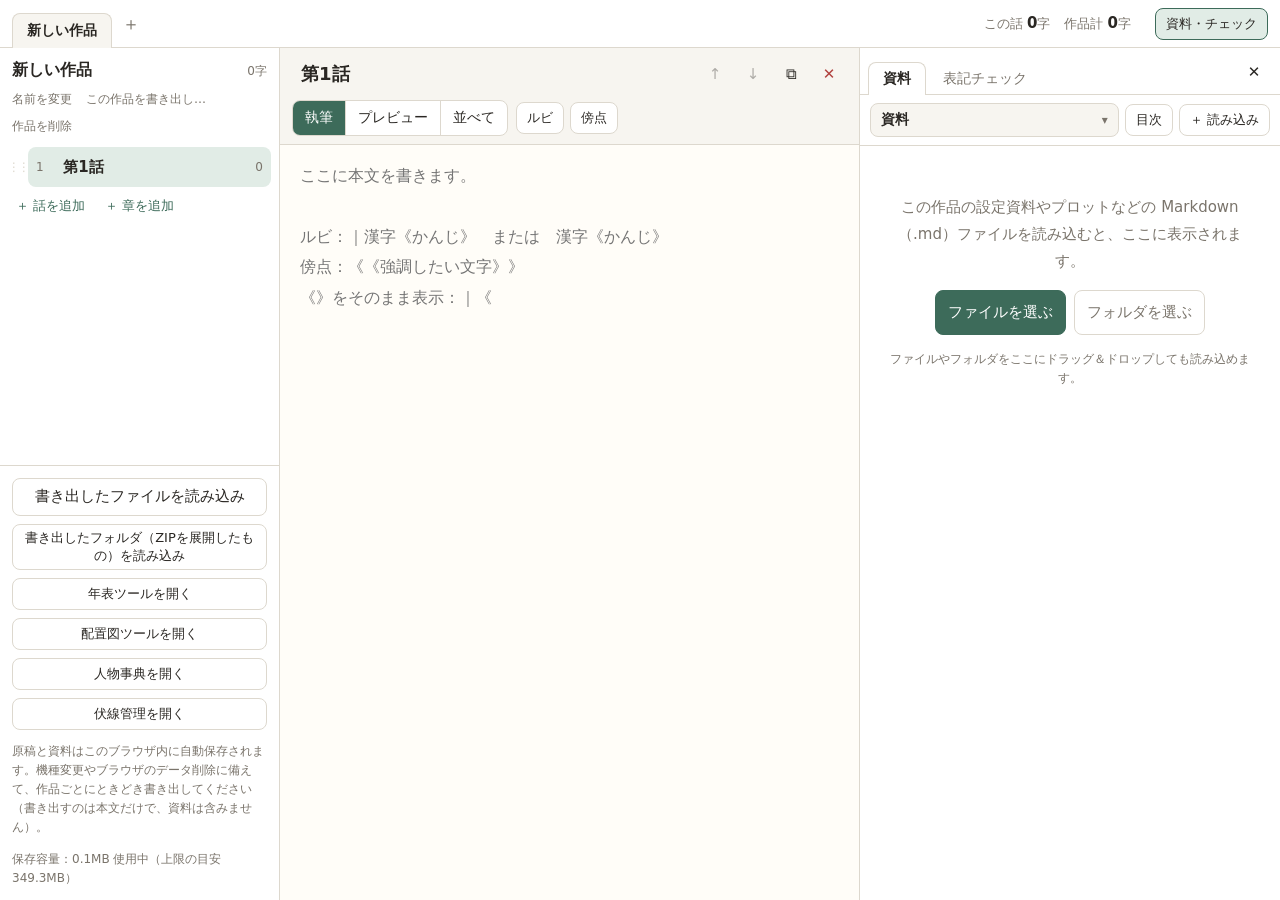
<file: index.html>
<!doctype html>
<html lang="ja">
<head>
<meta charset="utf-8">
<meta name="viewport" content="width=device-width, initial-scale=1, viewport-fit=cover">
<meta name="theme-color" content="#f7f5f0" media="(prefers-color-scheme: light)">
<meta name="theme-color" content="#1b1a18" media="(prefers-color-scheme: dark)">
<title>小説執筆ノート</title>
<link rel="stylesheet" href="style.css">
</head>
<body data-view="edit" class="loading">

<div id="updateBanner" class="update-banner" hidden>
  <span>このツールの新しい版が別のタブで開かれたため、このタブでは保存できなくなりました（ここまでの内容は保存済みです）。再読み込みしてください。</span>
  <button id="reloadBtn" class="btn small" type="button">再読み込み</button>
</div>

<header class="topbar">
  <button id="menuBtn" class="icon-btn only-narrow" type="button" aria-label="話の一覧を開く">☰</button>
  <nav id="workTabs" class="work-tabs" aria-label="作品の切り替え"></nav>
  <div class="counts" id="counts" aria-live="polite"></div>
  <span class="save-status" id="saveStatus"></span>
  <button id="refsToggle" class="btn small only-wide" type="button" aria-pressed="true" title="資料・表記チェックのパネルを表示／非表示">資料・チェック</button>
</header>

<nav class="mtabs" aria-label="表示の切り替え">
  <button type="button" data-mtab="write">原稿</button>
  <button type="button" data-mtab="refs">資料・チェック</button>
</nav>

<div class="layout">
  <aside id="sidebar" class="sidebar" aria-label="話の一覧">
    <div class="side-work">
      <div class="side-work-title">
        <h2 id="sideTitle"></h2>
        <span id="sideCount" class="cnt"></span>
      </div>
      <div class="work-actions">
        <button id="renameWork" type="button">名前を変更</button>
        <button id="exportWork" type="button">この作品を書き出し…</button>
        <button id="deleteWork" type="button" class="danger">作品を削除</button>
      </div>
    </div>
    <ol id="epList" class="toc"></ol>
    <div class="side-add">
      <button id="addEp" class="add-ep" type="button">＋ 話を追加</button>
      <button id="addChapter" class="add-ep" type="button">＋ 章を追加</button>
    </div>
    <div class="side-foot">
      <button id="importBtn" class="btn" type="button">書き出したファイルを読み込み</button>
      <button id="importFolderBtn" class="btn small" type="button">書き出したフォルダ（ZIPを展開したもの）を読み込み</button>
      <a class="btn small" href="timeline/" style="text-align:center;text-decoration:none;color:inherit;line-height:22px">年表ツールを開く</a>
      <a class="btn small" href="map/" style="text-align:center;text-decoration:none;color:inherit;line-height:22px">配置図ツールを開く</a>
      <a class="btn small" href="people/" style="text-align:center;text-decoration:none;color:inherit;line-height:22px">人物事典を開く</a>
      <a class="btn small" href="clues/" style="text-align:center;text-decoration:none;color:inherit;line-height:22px">伏線管理を開く</a>
      <input id="importFile" type="file" accept=".txt,.zip,text/plain,application/zip" hidden>
      <input id="importFolder" type="file" webkitdirectory multiple hidden>
      <p class="note">原稿と資料はこのブラウザ内に自動保存されます。機種変更やブラウザのデータ削除に備えて、作品ごとにときどき書き出してください（書き出すのは本文だけで、資料は含みません）。</p>
      <p id="storageInfo" class="note"></p>
    </div>
  </aside>
  <div id="scrim" class="scrim"></div>

  <div id="content" class="content">
  <main class="main">
    <section id="empty" class="empty" hidden>
      <p id="emptyMsg"></p>
      <button id="emptyAction" class="btn primary" type="button"></button>
    </section>

    <section id="workspace" class="workspace" hidden>
      <div class="ep-head">
        <input id="epTitle" class="ep-title" type="text" placeholder="話のタイトル" aria-label="話のタイトル">
        <select id="epChapter" class="ep-chapter" aria-label="この話の章" title="この話を入れる章" hidden></select>
        <div class="ep-actions">
          <button id="epUp" class="icon-btn" type="button" title="前へ移動" aria-label="前へ移動">↑</button>
          <button id="epDown" class="icon-btn" type="button" title="後ろへ移動" aria-label="後ろへ移動">↓</button>
          <button id="epCopy" class="icon-btn" type="button" title="本文をコピー" aria-label="本文をコピー">⧉</button>
          <button id="epDelete" class="icon-btn danger" type="button" title="この話を削除" aria-label="この話を削除">✕</button>
        </div>
      </div>

      <div class="toolbar">
        <div class="seg" role="tablist" aria-label="表示">
          <button type="button" data-view="edit">執筆</button>
          <button type="button" data-view="preview">プレビュー</button>
          <button type="button" data-view="split" class="only-wide">並べて</button>
        </div>
        <div class="tool-edit">
          <button id="insRuby" class="btn small" type="button" title="選択した文字にルビ ｜漢字《かんじ》">ルビ</button>
          <button id="insBouten" class="btn small" type="button" title="選択した文字に傍点 《《強調》》">傍点</button>
        </div>
        <div class="tool-preview">
          <div class="seg" aria-label="組み方向">
            <button type="button" data-dir="h">横</button>
            <button type="button" data-dir="v">縦</button>
          </div>
          <button id="fontDown" class="icon-btn" type="button" aria-label="文字を小さく">A−</button>
          <button id="fontUp" class="icon-btn" type="button" aria-label="文字を大きく">A＋</button>
        </div>
      </div>

      <div id="lockBanner" class="lock-banner" hidden>
        <span id="lockMsg"></span>
        <button id="lockTake" class="btn small" type="button">このタブで編集する</button>
      </div>

      <div class="panes">
        <textarea id="editor" class="editor" spellcheck="false" autocomplete="off"
          placeholder="ここに本文を書きます。&#10;&#10;ルビ：｜漢字《かんじ》　または　漢字《かんじ》&#10;傍点：《《強調したい文字》》&#10;《》をそのまま表示：｜《"></textarea>
        <div id="preview" class="preview" tabindex="0" aria-label="プレビュー"></div>
      </div>
    </section>
  </main>

  <div id="splitter" class="splitter" role="separator" aria-orientation="vertical" aria-label="原稿と資料の境目（ドラッグで幅を変更）" tabindex="0"></div>

  <section id="refs" class="refs" aria-label="資料・表記チェック">
    <div class="side-tabs" role="tablist">
      <button type="button" role="tab" data-side="refs">資料</button>
      <button type="button" role="tab" data-side="check">表記チェック</button>
      <span class="spacer"></span>
      <button id="refsClose" class="icon-btn only-wide" type="button" title="パネルを隠す" aria-label="パネルを隠す">✕</button>
    </div>
    <div id="refsPane" class="side-pane">
    <div class="refs-head">
      <button id="refListBtn" class="refs-current" type="button" aria-expanded="false" title="資料の一覧">
        <span id="refName" class="name">資料</span><span class="caret">▾</span>
      </button>
      <button id="refTocBtn" class="btn small" type="button" aria-pressed="false">目次</button>
      <button id="refAdd" class="btn small" type="button" title="MDファイルを読み込み（複数選択可）">＋ 読み込み</button>
      <input id="refFile" type="file" accept=".md,.markdown,.txt,text/markdown,text/plain" multiple hidden>
      <input id="refFolder" type="file" webkitdirectory multiple hidden>
    </div>
    <div id="refList" class="ref-list" hidden></div>
    <nav id="refToc" class="ref-toc" hidden aria-label="目次"></nav>
    <div id="refBody" class="ref-body md" tabindex="0"></div>
    <div class="drop-hint">ここにMDファイルやフォルダをドロップして読み込み</div>
    </div>
    <div id="checkPane" class="side-pane" hidden>
      <div class="chk-nav">
        <div class="seg">
          <button type="button" data-cview="run">チェック</button>
          <button type="button" data-cview="dict">用語辞書</button>
          <button type="button" data-cview="rules">設定</button>
        </div>
      </div>
      <div id="chkBody" class="chk-body"></div>
    </div>
  </section>
  </div>
</div>

<dialog id="exportDialog" class="dialog">
  <form method="dialog">
    <h3 id="exportTitle">書き出し</h3>
    <p class="note">本文だけを書き出します（資料は含みません）。ルビや傍点はカクヨム記法のまま残ります。書き出したファイルは、このツールで読み込むと章と話の構成ごと元に戻せます。</p>
    <div class="choices">
      <label class="choice"><input type="radio" name="exportFormat" value="zip" checked>
        <span><b>1話ずつ別々のテキストファイル（ZIP）</b><small>章ごとのフォルダに分けて保存します。<br>例：作品名_001_話タイトル.txt</small></span></label>
      <label class="choice"><input type="radio" name="exportFormat" value="single">
        <span><b>作品全体を1つのテキストファイル</b><small>章タイトル・話タイトルを見出し（【章】【話】）として挟みます。</small></span></label>
    </div>
    <div class="dialog-actions">
      <button value="cancel" class="btn">キャンセル</button>
      <button value="ok" class="btn primary">書き出す</button>
    </div>
  </form>
</dialog>

<dialog id="chapterDialog" class="dialog">
  <form method="dialog">
    <h3>章の削除</h3>
    <p id="chapterMsg"></p>
    <div class="dialog-actions">
      <button value="cancel" class="btn">キャンセル</button>
      <button value="delete" class="btn danger">中の話も削除する</button>
      <button value="unassign" class="btn primary">中の話を「章なし」に移す</button>
    </div>
  </form>
</dialog>

<dialog id="importDialog" class="dialog">
  <form method="dialog">
    <h3>書き出したファイルの読み込み</h3>
    <p id="importMsg"></p>
    <ul id="importList" class="import-list"></ul>
    <fieldset id="importModeBox" class="import-mode">
      <legend>同じ作品がすでにあるとき</legend>
      <label><input type="radio" name="importMode" value="replace" checked> 上書きする（その作品の章と話を、ファイルの内容に置き換え。資料はそのまま）</label>
      <label><input type="radio" name="importMode" value="add"> 別の作品として追加する</label>
    </fieldset>
    <div class="dialog-actions">
      <button value="cancel" class="btn">キャンセル</button>
      <button value="ok" class="btn primary">読み込む</button>
    </div>
  </form>
</dialog>

<script src="db.js"></script>
<script src="zip.js"></script>
<script src="app.js"></script>
<script src="refs.js"></script>
<script src="check.js"></script>
</body>
</html>
</file>
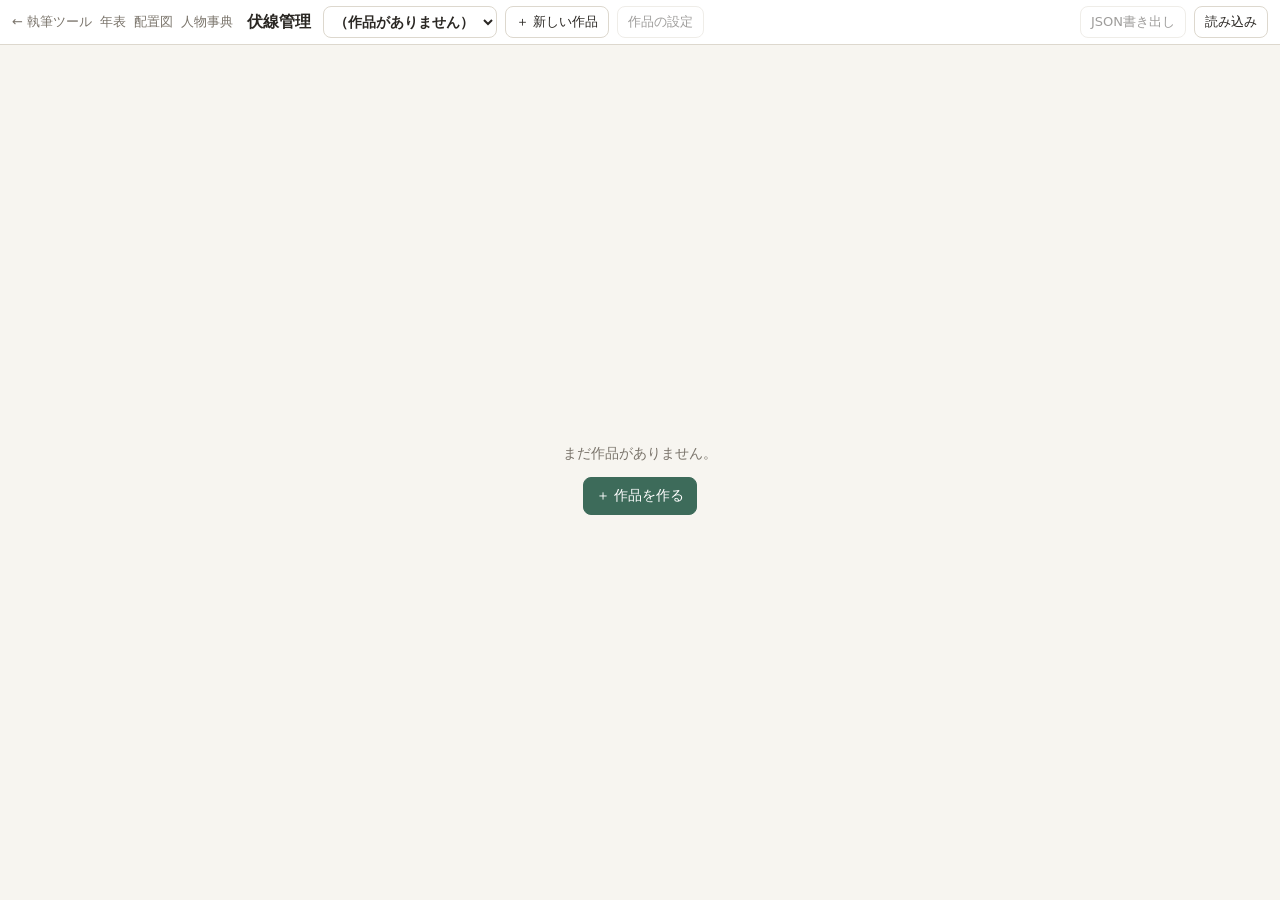
<file: clues/index.html>
<!doctype html>
<html lang="ja">
<head>
<meta charset="utf-8">
<meta name="viewport" content="width=device-width, initial-scale=1, viewport-fit=cover">
<meta name="theme-color" content="#f7f5f0" media="(prefers-color-scheme: light)">
<meta name="theme-color" content="#1b1a18" media="(prefers-color-scheme: dark)">
<title>伏線管理</title>
<link rel="stylesheet" href="clues.css">
</head>
<body>

<header class="topbar">
  <a class="back" href="../" title="執筆ツールへ">← 執筆ツール</a>
  <a class="back" href="../timeline/" title="年表ツールへ">年表</a>
  <a class="back" href="../map/" title="配置図ツールへ">配置図</a>
  <a class="back" href="../people/" title="人物事典へ">人物事典</a>
  <h1 class="app-name">伏線管理</h1>
  <select id="workSel" class="work-sel" aria-label="作品の切り替え"></select>
  <button id="newWork" class="btn small" type="button">＋ 新しい作品</button>
  <button id="workSettings" class="btn small" type="button">作品の設定</button>
  <span class="spacer"></span>
  <button id="exportJson" class="btn small" type="button" title="この作品の伏線をJSONで書き出し">JSON書き出し</button>
  <button id="importBtn" class="btn small" type="button" title="書き出したJSONを読み込んで復元">読み込み</button>
  <input id="importFile" type="file" accept=".json,application/json" hidden>
</header>

<div class="toolbar" id="toolbar">
  <div id="statusSeg" class="seg" aria-label="状態で絞り込み"></div>
  <select id="kindSel" class="sel" aria-label="種類で絞り込み"></select>
  <select id="partSel" class="sel" aria-label="部で絞り込み"></select>
  <select id="personSel" class="sel" aria-label="人物で絞り込み"></select>
  <select id="epSel" class="sel" aria-label="話で絞り込み"></select>
  <input id="search" class="search" type="search" placeholder="内容・メモを検索" aria-label="検索" autocomplete="off">
  <button id="clearFilter" class="btn small" type="button">条件を戻す</button>
  <span class="spacer"></span>
  <button id="addClue" class="btn primary small" type="button">＋ 伏線・手がかり</button>
</div>

<main class="main">
  <section id="empty" class="empty" hidden>
    <p id="emptyMsg"></p>
    <button id="emptyAction" class="btn primary" type="button"></button>
  </section>
  <div id="listWrap" class="list-wrap">
    <p id="summary" class="summary"></p>
    <div id="list"></div>
  </div>
</main>

<!-- 伏線・手がかりの入力 -->
<dialog id="clueDialog" class="dialog wide">
  <form method="dialog" id="clueForm">
    <h3 id="clueTitle">伏線・手がかり</h3>
    <label class="fld"><span>内容</span><textarea id="cText" rows="3" required></textarea></label>
    <div class="fld-row">
      <div class="fld"><span>種類</span><div id="cKind" class="seg radio"></div></div>
      <div class="fld"><span>状態</span><div id="cStatus" class="seg radio"></div></div>
    </div>
    <div class="fld-row three">
      <label class="fld"><span>張った話</span><input id="cPlanted" type="text" list="epDl" autocomplete="off"></label>
      <label class="fld"><span>回収予定の話</span><input id="cPlan" type="text" list="epDl" autocomplete="off"></label>
      <label class="fld"><span>回収した話</span><input id="cPayoff" type="text" list="epDl" autocomplete="off"></label>
    </div>
    <div class="fld"><span>読者に見せた部（複数可）</span><div id="cParts" class="checks"></div></div>
    <div class="fld">
      <span>関わる人物（Enter で追加）</span>
      <div class="tokens" id="cPeopleBox"><span id="cPeopleChips"></span><input id="cPeopleIn" type="text" list="peopleDl" autocomplete="off" placeholder="名前"></div>
      <div id="cPeopleSug" class="sug"></div>
    </div>
    <label class="fld"><span>メモ</span><textarea id="cMemo" rows="3"></textarea></label>
    <datalist id="epDl"></datalist>
    <datalist id="peopleDl"></datalist>
    <div class="dialog-actions">
      <button id="clueDelete" class="btn danger push" type="button">削除</button>
      <button value="cancel" class="btn" formnovalidate>キャンセル</button>
      <button value="ok" class="btn primary">保存</button>
    </div>
  </form>
</dialog>

<!-- 作品の設定 -->
<dialog id="workDialog" class="dialog wide">
  <form method="dialog" id="workForm">
    <h3 id="workTitle">作品の設定</h3>
    <label class="fld"><span>作品名</span><input id="workName" type="text" required autocomplete="off"></label>
    <p class="note">ほかのツールの作品と連動させると、人物名や話のタイトルを候補に出せます（ほかのツールのデータは読むだけです）。</p>
    <div class="fld-row three">
      <label class="fld"><span>人物事典</span><select id="linkPeople"></select></label>
      <label class="fld"><span>年表</span><select id="linkTimeline"></select></label>
      <label class="fld"><span>執筆ツールの作品（話の候補）</span><select id="linkNovel"></select></label>
    </div>
    <div class="fld">
      <span>部（「読者に見せた部」で使います）</span>
      <div id="partRows" class="rows"></div>
      <div class="btn-row">
        <button id="partAdd" class="btn small" type="button">＋ 部を追加</button>
        <button id="partFromTimeline" class="btn small" type="button">選んだ年表から部を読み込む</button>
      </div>
    </div>
    <div class="dialog-actions">
      <button id="workDelete" class="btn danger push" type="button">この作品を削除</button>
      <button value="cancel" class="btn" formnovalidate>キャンセル</button>
      <button value="ok" class="btn primary">保存</button>
    </div>
  </form>
</dialog>

<!-- 読み込み -->
<dialog id="importDialog" class="dialog">
  <form method="dialog">
    <h3>伏線の読み込み</h3>
    <p id="importMsg"></p>
    <div class="dialog-actions">
      <button value="cancel" class="btn">キャンセル</button>
      <button value="add" id="importAdd" class="btn">別の作品として追加</button>
      <button value="replace" id="importReplace" class="btn primary">上書きする</button>
    </div>
  </form>
</dialog>

<script src="clues.js"></script>
</body>
</html>
</file>
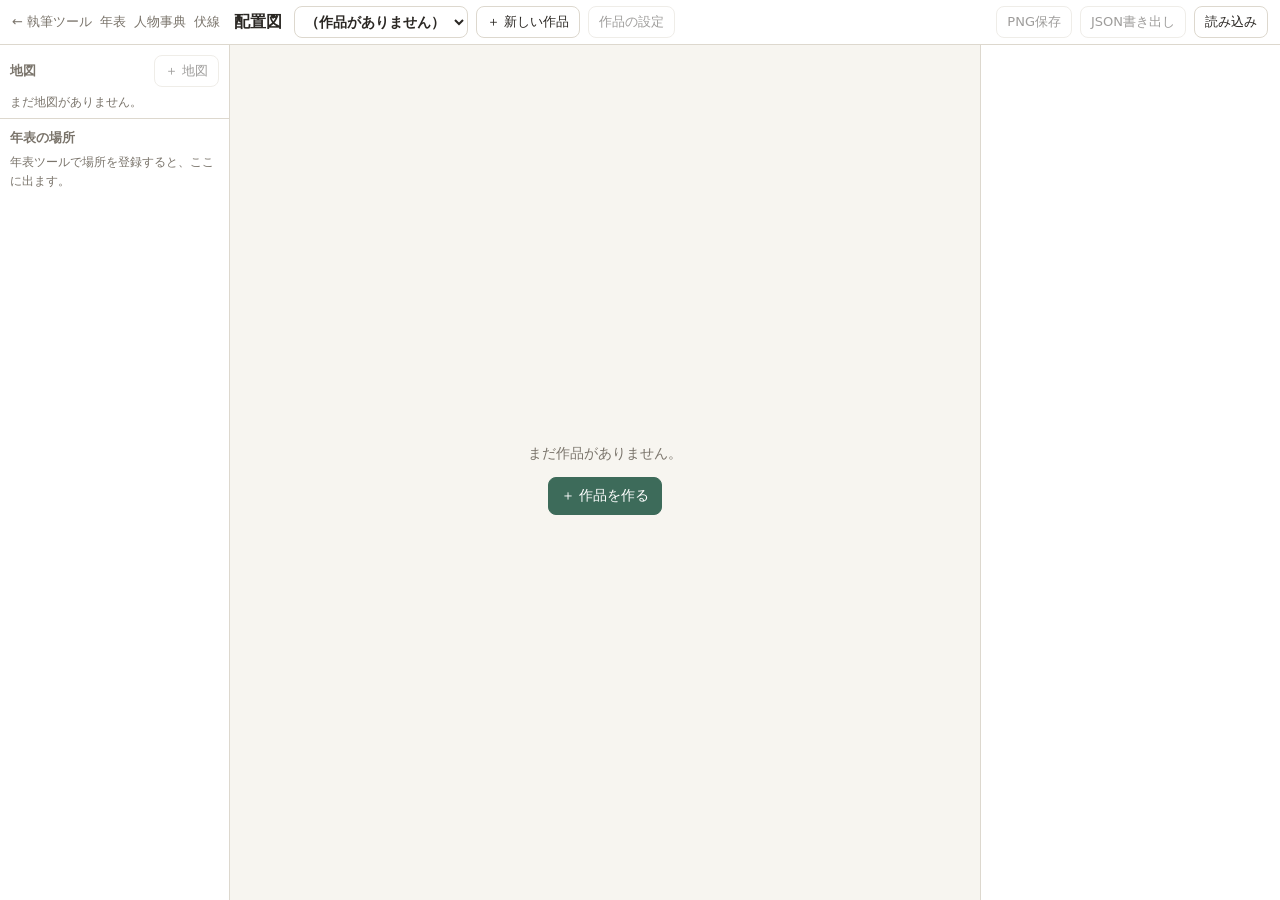
<file: map/index.html>
<!doctype html>
<html lang="ja">
<head>
<meta charset="utf-8">
<meta name="viewport" content="width=device-width, initial-scale=1, viewport-fit=cover">
<meta name="theme-color" content="#f7f5f0" media="(prefers-color-scheme: light)">
<meta name="theme-color" content="#1b1a18" media="(prefers-color-scheme: dark)">
<title>配置図ツール</title>
<link rel="stylesheet" href="map.css">
</head>
<body>

<header class="topbar">
  <button id="menuBtn" class="icon-btn only-narrow" type="button" aria-label="地図の一覧を開く">☰</button>
  <a class="back" href="../" title="執筆ツールへ">← 執筆ツール</a>
  <a class="back" href="../timeline/" id="timelineLink" title="年表ツールへ">年表</a>
  <a class="back" href="../people/" title="人物事典へ">人物事典</a>
  <a class="back" href="../clues/" title="伏線管理へ">伏線</a>
  <h1 class="app-name">配置図</h1>
  <select id="workSel" class="work-sel" aria-label="作品の切り替え"></select>
  <button id="newWork" class="btn small" type="button">＋ 新しい作品</button>
  <button id="workSettings" class="btn small" type="button">作品の設定</button>
  <span class="spacer"></span>
  <button id="exportPng" class="btn small" type="button" title="表示中の地図（表示中の階）を画像で保存">PNG保存</button>
  <button id="exportJson" class="btn small" type="button" title="この作品の地図をすべてJSONで書き出し">JSON書き出し</button>
  <button id="importBtn" class="btn small" type="button" title="書き出したJSONを読み込んで復元">読み込み</button>
  <input id="importFile" type="file" accept=".json,application/json" hidden>
</header>

<div class="layout">
  <aside id="sidebar" class="sidebar" aria-label="地図と場所">
    <section class="side-sec">
      <div class="side-head"><h2>地図</h2><button id="addMap" class="btn small" type="button">＋ 地図</button></div>
      <ul id="mapList" class="map-list"></ul>
    </section>
    <section class="side-sec places">
      <div class="side-head"><h2>年表の場所</h2></div>
      <p id="placesNote" class="note"></p>
      <ul id="placeList" class="place-list"></ul>
    </section>
  </aside>
  <div id="scrim" class="scrim"></div>

  <main class="main">
    <section id="empty" class="empty" hidden>
      <p id="emptyMsg"></p>
      <button id="emptyAction" class="btn primary" type="button"></button>
    </section>

    <div id="stage" class="stage" hidden>
      <div class="toolbar">
        <button id="backBtn" class="btn small" type="button" hidden></button>
        <div class="seg tools" role="toolbar" aria-label="道具">
          <button type="button" data-tool="select" title="選択・移動（V）">選択</button>
          <button type="button" data-tool="rect" title="四角の建物・部屋（R）">四角</button>
          <button type="button" data-tool="poly" title="多角形（P）：点を順に押し、最初の点を押すかダブルクリック・Enterで完成">多角形</button>
          <button type="button" data-tool="line" title="線（L）：点を順に押し、最後の点をもう一度押すかEnterで完成">線</button>
          <button type="button" data-tool="symbol" title="記号（S）">記号</button>
          <button type="button" data-tool="measure" title="距離をはかる（M）">ものさし</button>
        </div>
        <select id="lineKind" class="sel" aria-label="線の種類" hidden></select>
        <select id="symKind" class="sel" aria-label="記号の種類" hidden></select>
        <div id="floorTabs" class="seg floors" aria-label="階"></div>
        <button id="addFloor" class="btn small" type="button" title="階を追加">＋ 階</button>
        <span class="spacer"></span>
        <label class="snap">吸着
          <select id="snapSel" class="sel" aria-label="方眼への吸着">
            <option value="0">なし</option>
            <option value="0.5">½マス</option>
            <option value="1">1マス</option>
          </select>
        </label>
        <div class="seg">
          <button id="undoBtn" type="button" title="元に戻す（Ctrl+Z）">↶</button>
          <button id="redoBtn" type="button" title="やり直す（Ctrl+Shift+Z）">↷</button>
        </div>
        <div class="seg">
          <button id="zoomOut" type="button" title="縮小">−</button>
          <button id="zoomFit" type="button" title="地図全体を表示">全体</button>
          <button id="zoomIn" type="button" title="拡大">＋</button>
        </div>
        <button id="mapSettings" class="btn small" type="button">地図の設定</button>
      </div>
      <div class="canvas-wrap" id="canvasWrap">
        <svg id="canvas" class="canvas" xmlns="http://www.w3.org/2000/svg" aria-label="配置図"></svg>
        <div id="hint" class="hint"></div>
      </div>
    </div>
  </main>

  <aside id="panel" class="panel" aria-label="詳細"></aside>
</div>

<!-- 作品の設定 -->
<dialog id="workDialog" class="dialog">
  <form method="dialog" id="workForm">
    <h3 id="workTitle">作品の設定</h3>
    <label class="fld"><span>作品名</span><input id="workName" type="text" required autocomplete="off"></label>
    <label class="fld"><span>連動する年表</span><select id="workTimeline"></select></label>
    <p class="note">年表ツールに登録した場所を一覧に出し、地図の場所を押すと、その場所のできごとを表示します。</p>
    <div class="dialog-actions">
      <button id="workDelete" class="btn danger left" type="button">この作品を削除</button>
      <button value="cancel" class="btn" formnovalidate>キャンセル</button>
      <button value="ok" class="btn primary">保存</button>
    </div>
  </form>
</dialog>

<!-- 地図の設定 -->
<dialog id="mapDialog" class="dialog">
  <form method="dialog" id="mapForm">
    <h3 id="mapTitle">地図の設定</h3>
    <label class="fld"><span>地図の名前</span><input id="mapName" type="text" required autocomplete="off" placeholder="例：城全体図"></label>
    <div class="fld-row">
      <label class="fld"><span>横（マス）</span><input id="mapW" type="number" min="5" max="500" step="1" required></label>
      <label class="fld"><span>縦（マス）</span><input id="mapH" type="number" min="5" max="500" step="1" required></label>
      <label class="fld"><span>1マス＝（m）</span><input id="mapScale" type="number" min="0.01" step="any" required></label>
    </div>
    <p id="mapSizeNote" class="note"></p>
    <div class="fld">
      <span>階（下の階から順に。描く階は地図の上のボタンで切り替えます）</span>
      <div id="floorRows" class="floor-rows"></div>
      <button id="floorAddRow" class="btn small" type="button">＋ 階を追加</button>
    </div>
    <div class="dialog-actions">
      <button id="mapDelete" class="btn danger left" type="button">この地図を削除</button>
      <button value="cancel" class="btn" formnovalidate>キャンセル</button>
      <button value="ok" class="btn primary">保存</button>
    </div>
  </form>
</dialog>

<!-- 読み込み -->
<dialog id="importDialog" class="dialog">
  <form method="dialog">
    <h3>配置図の読み込み</h3>
    <p id="importMsg"></p>
    <div class="dialog-actions">
      <button value="cancel" class="btn">キャンセル</button>
      <button value="add" id="importAdd" class="btn">別の作品として追加</button>
      <button value="replace" id="importReplace" class="btn primary">上書きする</button>
    </div>
  </form>
</dialog>

<datalist id="placeDl"></datalist>

<script src="map.js"></script>
</body>
</html>
</file>
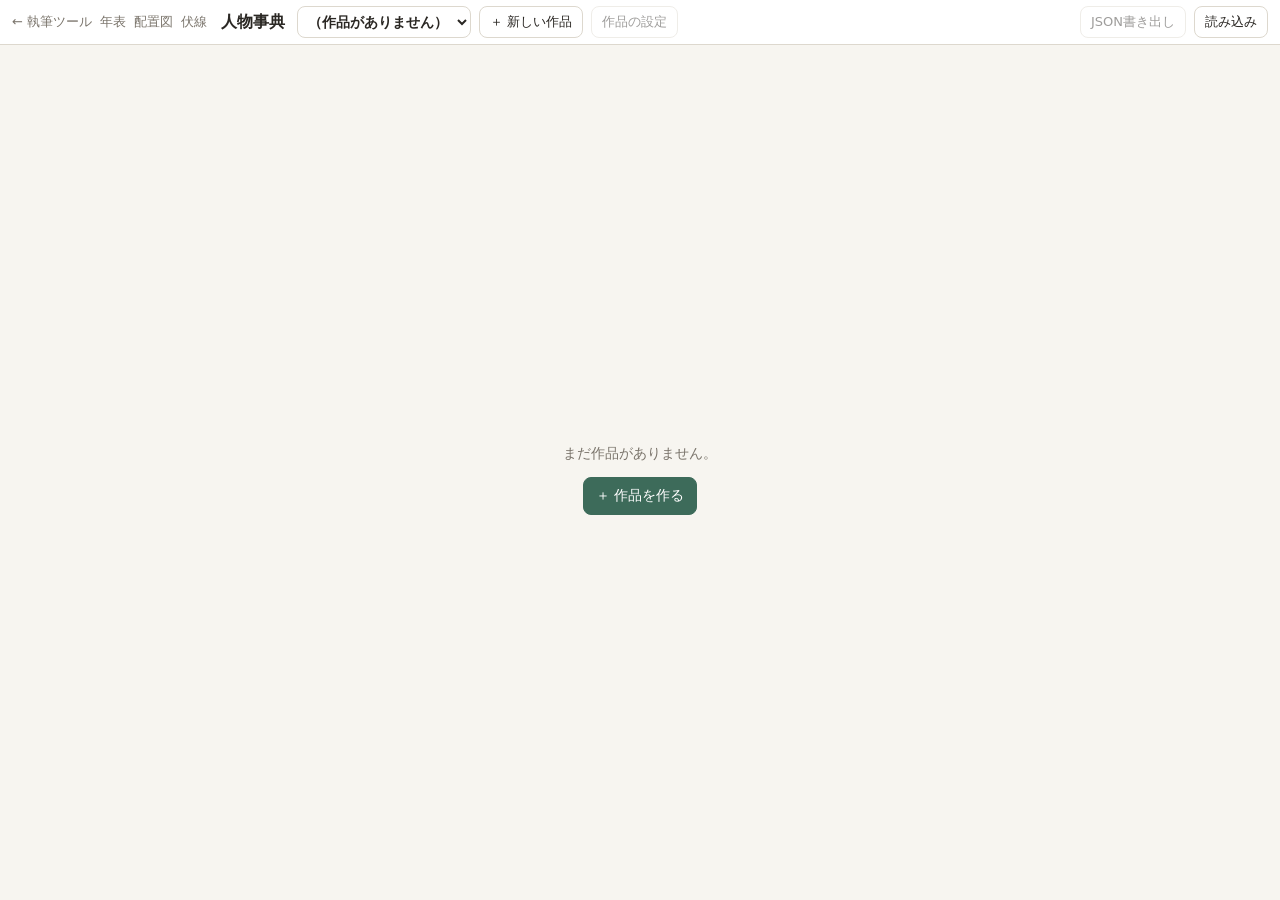
<file: people/index.html>
<!doctype html>
<html lang="ja">
<head>
<meta charset="utf-8">
<meta name="viewport" content="width=device-width, initial-scale=1, viewport-fit=cover">
<meta name="theme-color" content="#f7f5f0" media="(prefers-color-scheme: light)">
<meta name="theme-color" content="#1b1a18" media="(prefers-color-scheme: dark)">
<title>人物事典</title>
<link rel="stylesheet" href="people.css">
</head>
<body data-tab="list">

<header class="topbar">
  <a class="back" href="../" title="執筆ツールへ">← 執筆ツール</a>
  <a class="back" href="../timeline/" title="年表ツールへ">年表</a>
  <a class="back" href="../map/" title="配置図ツールへ">配置図</a>
  <a class="back" href="../clues/" title="伏線管理へ">伏線</a>
  <h1 class="app-name">人物事典</h1>
  <select id="workSel" class="work-sel" aria-label="作品の切り替え"></select>
  <button id="newWork" class="btn small" type="button">＋ 新しい作品</button>
  <button id="workSettings" class="btn small" type="button">作品の設定</button>
  <span class="spacer"></span>
  <button id="exportJson" class="btn small" type="button" title="この作品の人物事典をJSONで書き出し">JSON書き出し</button>
  <button id="importBtn" class="btn small" type="button" title="書き出したJSONを読み込んで復元">読み込み</button>
  <input id="importFile" type="file" accept=".json,application/json" hidden>
</header>

<div class="toolbar" id="toolbar">
  <div class="seg" role="tablist" aria-label="表示">
    <button type="button" data-tab="list">人物一覧</button>
    <button type="button" data-tab="calls">呼び方表</button>
  </div>
  <input id="search" class="search" type="search" placeholder="人物を検索（名前・読み・別名など）" aria-label="人物を検索" autocomplete="off">
  <select id="groupSel" class="sel" aria-label="所属で絞り込み"></select>
  <div id="partBox" class="part-box">
    <span class="lbl">部・ルート</span>
    <div id="partSeg" class="seg scroll" aria-label="部・ルートの切り替え"></div>
  </div>
  <span class="spacer"></span>
  <button id="addPerson" class="btn primary small" type="button">＋ 人物</button>
</div>

<main class="main">
  <section id="empty" class="empty" hidden>
    <p id="emptyMsg"></p>
    <button id="emptyAction" class="btn primary" type="button"></button>
  </section>

  <div id="listView" class="list-view">
    <ul id="personList" class="person-list" aria-label="人物の一覧"></ul>
    <section id="detail" class="detail" aria-label="人物の詳細"></section>
  </div>

  <div id="callsView" class="calls-view">
    <p id="callsNote" class="note calls-note"></p>
    <div id="callsWrap" class="calls-wrap" tabindex="0"></div>
  </div>
</main>

<!-- 呼び方の入力 -->
<dialog id="callDialog" class="dialog">
  <form method="dialog" id="callForm">
    <h3 id="callTitle"></h3>
    <p id="callBase" class="note"></p>
    <label class="fld"><span>呼び方</span><input id="callText" type="text" autocomplete="off" placeholder="例：〇〇さん"></label>
    <label class="fld"><span>補足（場面で変わるときなど）</span><textarea id="callNote" rows="3" placeholder="例：二人きりのときは呼び捨て"></textarea></label>
    <div class="dialog-actions">
      <button id="callReset" class="btn" type="button">基本と同じにする</button>
      <button id="callClear" class="btn danger push" type="button">消す</button>
      <button value="cancel" class="btn" formnovalidate>キャンセル</button>
      <button value="ok" class="btn primary">保存</button>
    </div>
  </form>
</dialog>

<!-- 作品の設定 -->
<dialog id="workDialog" class="dialog wide">
  <form method="dialog" id="workForm">
    <h3 id="workTitle">作品の設定</h3>
    <label class="fld"><span>作品名</span><input id="workName" type="text" required autocomplete="off"></label>
    <div class="fld">
      <span>人物の項目（「名前」はいつもあります）</span>
      <div id="fieldRows" class="rows"></div>
      <button id="fieldAdd" class="btn small" type="button">＋ 項目を追加</button>
      <p class="note">「長文」は複数行で書ける欄になります。「絞り込み」にした項目は、上の絞り込み欄で選べます（「、」で区切ると複数の値として扱います）。</p>
    </div>
    <div class="fld">
      <span>部・ルート（呼び方が部やルートで変わるときに使います）</span>
      <div id="partRows" class="rows"></div>
      <div class="btn-row">
        <button id="partAdd" class="btn small" type="button">＋ 部・ルートを追加</button>
        <button id="partFromTimeline" class="btn small" type="button" title="年表ツールの年表から部の名前を読み込み">年表から部を読み込む</button>
      </div>
    </div>
    <div class="dialog-actions">
      <button id="workDelete" class="btn danger push" type="button">この作品を削除</button>
      <button value="cancel" class="btn" formnovalidate>キャンセル</button>
      <button value="ok" class="btn primary">保存</button>
    </div>
  </form>
</dialog>

<!-- 年表から部を選ぶ -->
<dialog id="tlDialog" class="dialog">
  <form method="dialog">
    <h3>年表から部を読み込む</h3>
    <label class="fld"><span>年表</span><select id="tlSel"></select></label>
    <p id="tlNote" class="note"></p>
    <div class="dialog-actions">
      <button value="cancel" class="btn">キャンセル</button>
      <button value="ok" id="tlOk" class="btn primary">読み込む</button>
    </div>
  </form>
</dialog>

<!-- 読み込み -->
<dialog id="importDialog" class="dialog">
  <form method="dialog">
    <h3>人物事典の読み込み</h3>
    <p id="importMsg"></p>
    <div class="dialog-actions">
      <button value="cancel" class="btn">キャンセル</button>
      <button value="add" id="importAdd" class="btn">別の作品として追加</button>
      <button value="replace" id="importReplace" class="btn primary">上書きする</button>
    </div>
  </form>
</dialog>

<script src="people.js"></script>
</body>
</html>
</file>
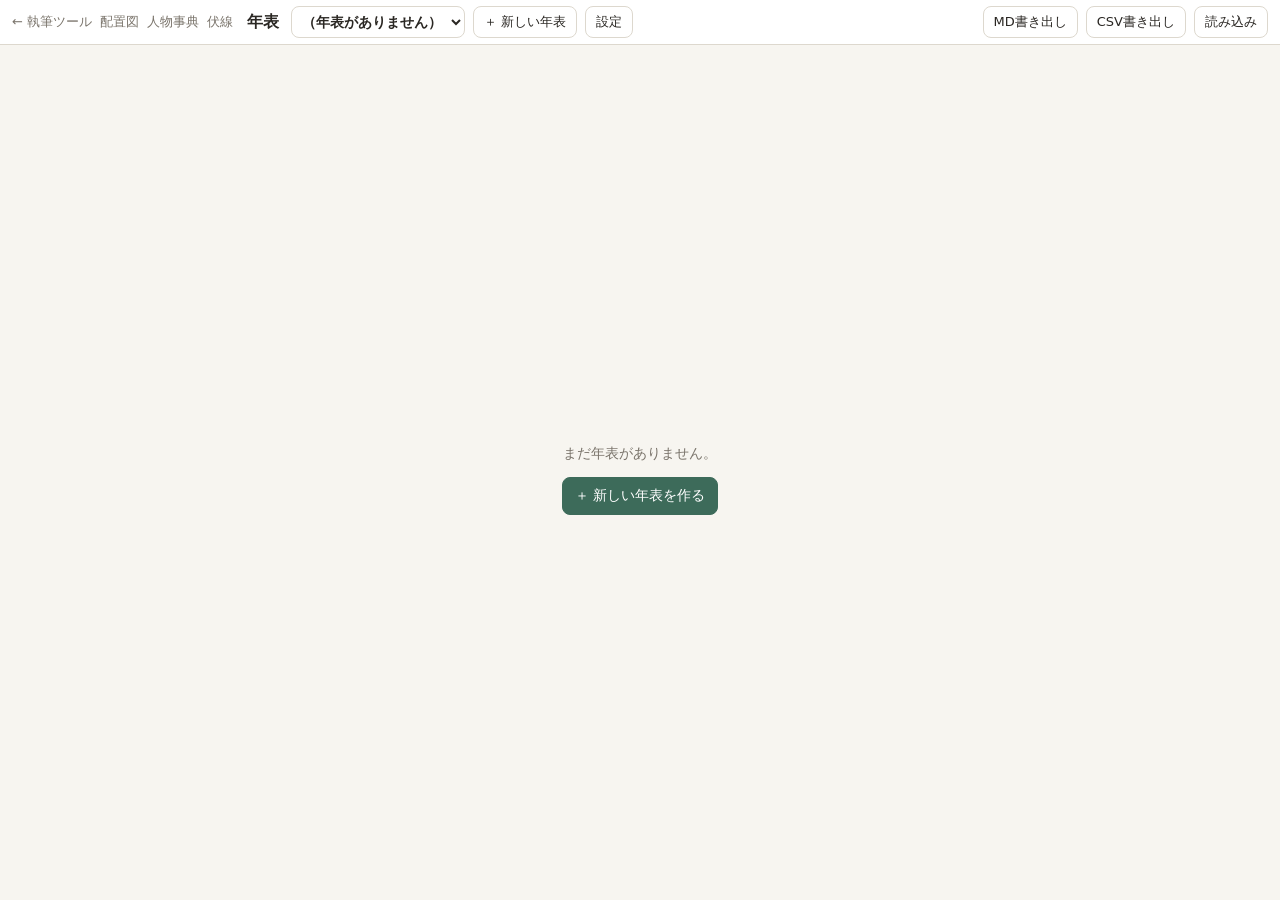
<file: timeline/index.html>
<!doctype html>
<html lang="ja">
<head>
<meta charset="utf-8">
<meta name="viewport" content="width=device-width, initial-scale=1, viewport-fit=cover">
<meta name="theme-color" content="#f7f5f0" media="(prefers-color-scheme: light)">
<meta name="theme-color" content="#1b1a18" media="(prefers-color-scheme: dark)">
<title>年表ツール</title>
<link rel="stylesheet" href="timeline.css">
</head>
<body>

<header class="topbar">
  <a class="back" href="../" title="執筆ツールへ戻る">← 執筆ツール</a>
  <a class="back" href="../map/" title="配置図ツールへ">配置図</a>
  <a class="back" href="../people/" title="人物事典へ">人物事典</a>
  <a class="back" href="../clues/" title="伏線管理へ">伏線</a>
  <h1 class="app-name">年表</h1>
  <select id="workSel" class="work-sel" aria-label="年表の切り替え"></select>
  <button id="newWork" class="btn small" type="button">＋ 新しい年表</button>
  <button id="settingsBtn" class="btn small" type="button">設定</button>
  <span class="spacer"></span>
  <button id="exportMd" class="btn small" type="button" title="この年表をMarkdownで書き出し">MD書き出し</button>
  <button id="exportCsv" class="btn small" type="button" title="この年表をCSVで書き出し">CSV書き出し</button>
  <button id="importBtn" class="btn small" type="button" title="書き出したMD／CSVを読み込んで復元">読み込み</button>
  <input id="importFile" type="file" accept=".md,.markdown,.csv,.txt,text/markdown,text/csv,text/plain" hidden>
</header>

<div class="toolbar" id="toolbar">
  <div class="tool-group">
    <span class="lbl">表示</span>
    <div id="partSeg" class="seg scroll" role="tablist" aria-label="表示する部"></div>
  </div>
  <div class="tool-group">
    <span class="lbl">列</span>
    <div class="seg" aria-label="列の並べ方">
      <button type="button" data-layout="parts">部ごと</button>
      <button type="button" data-layout="people">人物ごと</button>
    </div>
  </div>
  <div class="tool-group">
    <span class="lbl">絞り込み</span>
    <details id="peopleFilter" class="pop">
      <summary class="btn small" id="peopleSum">人物：すべて</summary>
      <div class="pop-body">
        <div id="peopleList" class="check-list"></div>
        <div class="pop-actions"><button id="peopleClear" class="btn small" type="button">すべて表示</button></div>
      </div>
    </details>
    <select id="placeSel" class="sel" aria-label="場所で絞り込み"></select>
  </div>
  <button id="addEvent" class="btn primary small add-ev" type="button">＋ できごと</button>
</div>

<main class="main">
  <section id="empty" class="empty" hidden>
    <p id="emptyMsg"></p>
    <button id="emptyAction" class="btn primary" type="button"></button>
  </section>
  <div id="gridWrap" class="grid-wrap" tabindex="0" aria-label="年表"></div>
</main>

<!-- できごとの入力 -->
<dialog id="evDialog" class="dialog wide">
  <form method="dialog" id="evForm">
    <h3 id="evTitle">できごと</h3>
    <div class="form-grid">
      <label class="fld">
        <span>日付</span>
        <span class="date-row"><input id="evDate" type="date" required><b id="evWd" class="wd"></b></span>
      </label>
      <label class="fld">
        <span>時刻（任意）</span>
        <span class="date-row"><input id="evTime" type="time"><button id="evTimeClear" class="btn small" type="button">なし</button></span>
      </label>
      <label class="fld full">
        <span>できごと</span>
        <input id="evText" type="text" required autocomplete="off">
      </label>
      <div class="fld full">
        <span>登場人物（複数可。Enter で追加）</span>
        <div class="tokens" id="evPeopleBox">
          <span id="evPeopleChips"></span>
          <input id="evPeopleIn" type="text" list="peopleDl" autocomplete="off" placeholder="名前">
        </div>
        <div id="evPeopleSug" class="sug"></div>
      </div>
      <label class="fld">
        <span>場所</span>
        <input id="evPlace" type="text" list="placeDl" autocomplete="off">
      </label>
      <label class="fld">
        <span>関連する話（任意）</span>
        <input id="evEpisode" type="text" list="episodeDl" autocomplete="off">
      </label>
      <div class="fld full">
        <span id="evPartsLbl">部</span>
        <p id="evSideNote" class="note"></p>
        <div id="evParts" class="part-checks"></div>
      </div>
      <label class="fld full">
        <span>メモ</span>
        <textarea id="evMemo" rows="3"></textarea>
      </label>
    </div>
    <datalist id="peopleDl"></datalist>
    <datalist id="placeDl"></datalist>
    <datalist id="episodeDl"></datalist>
    <div class="dialog-actions">
      <button id="evDelete" class="btn danger left" type="button">削除</button>
      <button id="evDup" class="btn" type="button" title="同じ日時・人物・場所で新しいできごとを作る">同じ日時でもう1件</button>
      <button value="cancel" class="btn" formnovalidate>キャンセル</button>
      <button value="ok" class="btn primary">保存</button>
    </div>
  </form>
</dialog>

<!-- 年表の設定 -->
<dialog id="setDialog" class="dialog wide">
  <form method="dialog" id="setForm">
    <h3 id="setTitle">年表の設定</h3>
    <div class="form-grid">
      <label class="fld full">
        <span>作品名</span>
        <input id="setName" type="text" required autocomplete="off">
      </label>
      <label class="fld">
        <span>起点の日付</span>
        <span class="date-row"><input id="setOrigin" type="date" required><b id="setOriginWd" class="wd"></b></span>
      </label>
      <label class="fld">
        <span>起点の時刻（任意）</span>
        <span class="date-row"><input id="setOriginTime" type="time"><button id="setOriginTimeClear" class="btn small" type="button">なし</button></span>
      </label>
      <p class="note full">起点より前のできごとは全部に共通、起点以降は部ごとのルートに分かれます。起点の時刻を決めた場合、起点の日のその時刻より前（時刻のあるできごと）は共通になります。</p>
      <div class="fld full">
        <span>部と、それぞれが描いている期間</span>
        <div id="setParts" class="part-rows"></div>
        <button id="setAddPart" class="btn small" type="button">＋ 部を追加</button>
      </div>
      <div class="fld full">
        <span>「人物ごと」表示で列にする人物（チェックした人物を、この順に左から並べます）</span>
        <div id="setPeople" class="people-rows"></div>
      </div>
    </div>
    <div class="dialog-actions">
      <button id="setDelete" class="btn danger left" type="button">この年表を削除</button>
      <button value="cancel" class="btn" formnovalidate>キャンセル</button>
      <button value="ok" class="btn primary">保存</button>
    </div>
  </form>
</dialog>

<!-- 読み込み -->
<dialog id="importDialog" class="dialog">
  <form method="dialog">
    <h3>年表の読み込み</h3>
    <p id="importMsg"></p>
    <div class="dialog-actions">
      <button value="cancel" class="btn">キャンセル</button>
      <button value="add" id="importAdd" class="btn">別の年表として追加</button>
      <button value="replace" id="importReplace" class="btn primary">上書きする</button>
    </div>
  </form>
</dialog>

<script src="timeline.js"></script>
</body>
</html>
</file>
<file: style.css>
:root {
  --bg: #f7f5f0;
  --panel: #ffffff;
  --panel-2: #efece5;
  --text: #2a2723;
  --muted: #7a746b;
  --line: #ddd8ce;
  --accent: #3d6b5a;
  --accent-ink: #ffffff;
  --accent-soft: #e1ece6;
  --danger: #b0413e;
  --paper: #fffdf8;
  --side-w: 280px;
  --serif: "Noto Serif JP", "Hiragino Mincho ProN", "Yu Mincho", "YuMincho", serif;
  --sans: system-ui, -apple-system, "Hiragino Sans", "Noto Sans JP", "Yu Gothic UI", sans-serif;
  color-scheme: light;
}
@media (prefers-color-scheme: dark) {
  :root {
    --bg: #1b1a18;
    --panel: #242320;
    --panel-2: #2d2b28;
    --text: #e8e4dc;
    --muted: #9c968c;
    --line: #3a3834;
    --accent: #7fb49f;
    --accent-ink: #14201b;
    --accent-soft: #2a3a33;
    --danger: #e0807b;
    --paper: #21201d;
    color-scheme: dark;
  }
}

* { box-sizing: border-box; }
html, body { margin: 0; height: 100%; }
body {
  background: var(--bg);
  color: var(--text);
  font-family: var(--sans);
  font-size: 15px;
  display: flex;
  flex-direction: column;
  height: 100vh;
  height: 100dvh;
  overflow: hidden;
  -webkit-text-size-adjust: 100%;
}
button, input, textarea { font: inherit; color: inherit; }
button { cursor: pointer; }
[hidden] { display: none !important; }

/* ---------- ボタン ---------- */
.btn {
  border: 1px solid var(--line);
  background: var(--panel);
  border-radius: 8px;
  padding: 8px 12px;
  min-height: 38px;
}
.btn:hover { border-color: var(--muted); }
.btn.small { padding: 4px 10px; min-height: 32px; font-size: 13px; }
.btn.primary { background: var(--accent); color: var(--accent-ink); border-color: var(--accent); }
.btn.danger { color: var(--danger); }
.icon-btn {
  border: 1px solid transparent;
  background: transparent;
  border-radius: 8px;
  min-width: 36px;
  min-height: 36px;
  padding: 4px 8px;
}
.icon-btn:hover { background: var(--panel-2); }
.icon-btn.danger { color: var(--danger); }
.icon-btn:disabled { opacity: .35; cursor: default; background: transparent; }

.seg { display: inline-flex; border: 1px solid var(--line); border-radius: 8px; overflow: hidden; background: var(--panel); }
.seg button { border: 0; background: transparent; padding: 6px 12px; min-height: 34px; font-size: 14px; }
.seg button + button { border-left: 1px solid var(--line); }
.seg button.on { background: var(--accent); color: var(--accent-ink); }

/* ---------- 上部バー ---------- */
.topbar {
  display: flex;
  align-items: center;
  gap: 12px;
  padding: 6px 12px;
  padding-top: max(6px, env(safe-area-inset-top));
  border-bottom: 1px solid var(--line);
  background: var(--panel);
  min-height: 48px;
  flex: none;
}
.counts { display: flex; gap: 14px; font-size: 13px; color: var(--muted); white-space: nowrap; }
.counts b { color: var(--text); font-variant-numeric: tabular-nums; font-size: 15px; }
.save-status { font-size: 12px; color: var(--muted); white-space: nowrap; }
.save-status.error { color: var(--danger); font-weight: 600; }

/* ---------- レイアウト ---------- */
.layout { flex: 1; display: flex; min-height: 0; position: relative; }
.sidebar {
  width: var(--side-w);
  flex: none;
  background: var(--panel);
  border-right: 1px solid var(--line);
  display: flex;
  flex-direction: column;
  overflow-y: auto;
}
.side-foot { margin-top: auto; padding: 12px; display: grid; gap: 8px; border-top: 1px solid var(--line); padding-bottom: max(12px, env(safe-area-inset-bottom)); }
.note { font-size: 12px; color: var(--muted); margin: 4px 0 0; line-height: 1.6; }

/* 作品タブ */
.work-tabs {
  flex: 1; min-width: 0;
  display: flex; align-items: flex-end; gap: 2px;
  overflow-x: auto; overflow-y: hidden;
  scrollbar-width: thin;
  align-self: stretch;
  margin-bottom: -7px;
}
.wtab {
  flex: none;
  max-width: 14em;
  padding: 8px 14px;
  border: 1px solid transparent; border-bottom: 0;
  border-radius: 8px 8px 0 0;
  color: var(--muted);
  text-decoration: none;
  white-space: nowrap; overflow: hidden; text-overflow: ellipsis;
  font-size: 14px;
}
.wtab:hover { color: var(--text); background: var(--panel-2); }
.wtab.current {
  color: var(--text); font-weight: 600;
  background: var(--bg);
  border-color: var(--line);
  position: relative;
}
.wtab.current::after { content: ""; position: absolute; left: 0; right: 0; bottom: -1px; height: 2px; background: var(--bg); }
.wtab-add {
  flex: none; align-self: center;
  border: 0; background: transparent; color: var(--muted);
  font-size: 18px; min-width: 34px; min-height: 34px; border-radius: 8px;
  margin-bottom: 6px;
}
.wtab-add:hover { background: var(--panel-2); color: var(--text); }

/* サイドバー（開いている作品の話） */
.side-work { padding: 12px 12px 4px; }
.side-work-title { display: flex; align-items: baseline; gap: 8px; }
.side-work-title h2 { flex: 1; min-width: 0; margin: 0; font-size: 16px; overflow-wrap: anywhere; }
.side-work-title .cnt { font-size: 12px; color: var(--muted); white-space: nowrap; font-variant-numeric: tabular-nums; }
.work-actions { display: flex; gap: 2px; flex-wrap: wrap; margin: 6px 0 0 -6px; }
.work-actions button { border: 0; background: transparent; color: var(--muted); font-size: 12px; padding: 4px 6px; border-radius: 6px; }
.work-actions button:hover { background: var(--panel-2); color: var(--text); }
.work-actions button.danger:hover { color: var(--danger); }
/* 目次（章と話） */
.toc, .grp-eps { list-style: none; margin: 0; padding: 0; }
.toc { padding: 4px 8px 0; }
.grp + .grp { margin-top: 6px; }
.grp.empty:not(.chapter) { display: none; }
body.ep-dragging .grp.empty:not(.chapter) { display: block; }
.grp-head {
  display: flex; align-items: center; gap: 4px;
  padding: 4px 2px 4px 0; min-height: 36px;
  border-radius: 8px;
}
.grp-head .name { flex: 1; min-width: 0; font-weight: 700; font-size: 14px; overflow: hidden; text-overflow: ellipsis; white-space: nowrap; }
.grp-head .cnt { font-size: 11px; color: var(--muted); white-space: nowrap; font-variant-numeric: tabular-nums; }
.grp-head.nochap { padding-left: 8px; }
.grp-head.nochap .name { font-weight: 600; color: var(--muted); font-size: 13px; }
.chev-btn { border: 0; background: transparent; color: var(--muted); width: 28px; height: 32px; border-radius: 6px; flex: none; transition: transform .15s; transform: rotate(90deg); }
.grp.collapsed .chev-btn { transform: none; }
.chev-btn:hover { background: var(--panel-2); }
.ch-menu-btn { min-width: 30px; min-height: 30px; padding: 0 6px; color: var(--muted); }
.grp.chapter > .grp-eps { padding-left: 12px; }
.grp.collapsed > .grp-eps { display: none; }
.ch-actions { display: flex; flex-wrap: wrap; gap: 2px; padding: 0 4px 6px 30px; }
.ch-actions button { border: 0; background: var(--panel-2); color: var(--text); font-size: 12px; padding: 5px 8px; border-radius: 6px; }
.ch-actions button:hover { background: var(--accent-soft); }
.ch-actions button.danger { color: var(--danger); }
.ch-actions button:disabled { opacity: .4; cursor: default; }
.grp-empty { font-size: 12px; color: var(--muted); padding: 8px 10px; border: 1px dashed var(--line); border-radius: 8px; margin: 2px 0 4px; }

.ep-row { display: flex; align-items: center; position: relative; }
.ep-row .row-btn { flex: 1; min-width: 0; }
.drag {
  flex: none; width: 20px; align-self: stretch;
  display: flex; align-items: center; justify-content: center;
  color: var(--line); font-size: 12px; letter-spacing: -2px;
  cursor: grab; touch-action: none; user-select: none; -webkit-user-select: none;
  border-radius: 6px;
}
.ep-row:hover .drag, .drag:focus { color: var(--muted); }
body.ep-dragging, body.ep-dragging * { cursor: grabbing !important; user-select: none; -webkit-user-select: none; }
.ep-row.dragging { opacity: .4; }
.ep-row.drop-before::before, .ep-row.drop-after::after {
  content: ""; position: absolute; left: 20px; right: 0; height: 3px; border-radius: 2px; background: var(--accent);
}
.ep-row.drop-before::before { top: -2px; }
.ep-row.drop-after::after { bottom: -2px; }
.drop-into { outline: 2px solid var(--accent); outline-offset: -2px; background: var(--accent-soft); border-radius: 8px; }

.side-add { display: flex; flex-wrap: wrap; gap: 0 4px; margin: 4px 8px 12px; }
.add-ep { display: block; border: 0; background: transparent; color: var(--accent); font-size: 13px; padding: 6px 8px; border-radius: 6px; text-align: left; }
.add-ep:hover { background: var(--panel-2); }

.row-btn {
  display: flex; align-items: center; gap: 8px;
  width: 100%;
  border: 0; background: transparent; text-align: left;
  padding: 8px; border-radius: 8px; min-height: 40px;
}
.row-btn:hover { background: var(--panel-2); }
.row-btn .name { flex: 1; min-width: 0; overflow: hidden; text-overflow: ellipsis; white-space: nowrap; }
.row-btn .cnt { font-size: 12px; color: var(--muted); font-variant-numeric: tabular-nums; }
.ep .no { color: var(--muted); font-size: 12px; min-width: 1.6em; font-variant-numeric: tabular-nums; }
.ep.current { background: var(--accent-soft); }
.ep.current .name { font-weight: 600; }

.scrim { display: none; }

.main { flex: 1; min-width: 0; display: flex; flex-direction: column; }
.empty { margin: auto; text-align: center; color: var(--muted); padding: 24px; }
.workspace { flex: 1; display: flex; flex-direction: column; min-height: 0; }

.ep-head { display: flex; align-items: center; gap: 8px; padding: 8px 12px 4px; }
.ep-title {
  flex: 1; min-width: 0;
  border: 1px solid transparent; background: transparent;
  font-size: 18px; font-weight: 600; padding: 6px 8px; border-radius: 8px;
}
.ep-title:hover { border-color: var(--line); }
.ep-title:focus { outline: none; border-color: var(--accent); background: var(--panel); }
.ep-actions { display: flex; gap: 2px; }

.toolbar { display: flex; align-items: center; gap: 8px; padding: 4px 12px 8px; flex-wrap: wrap; }
.tool-edit, .tool-preview { display: flex; align-items: center; gap: 6px; }
body[data-view="edit"] .tool-preview { display: none; }
body[data-view="preview"] .tool-edit { display: none; }

.panes { flex: 1; display: flex; min-height: 0; gap: 0; border-top: 1px solid var(--line); }
.editor {
  flex: 1; min-width: 0;
  border: 0; resize: none; outline: none;
  background: var(--paper);
  padding: 16px 20px;
  padding-bottom: max(16px, env(safe-area-inset-bottom));
  font-size: 16px;
  line-height: 1.9;
  font-family: var(--sans);
}
.preview {
  flex: 1; min-width: 0;
  background: var(--paper);
  padding: 20px 24px;
  padding-bottom: max(20px, env(safe-area-inset-bottom));
  overflow: auto;
  font-family: var(--serif);
  font-size: var(--pv-size, 17px);
  line-height: 1.95;
  overflow-wrap: anywhere;
  outline: none;
}
body[data-view="edit"] .preview { display: none; }
body[data-view="preview"] .editor { display: none; }
body[data-view="split"] .editor { border-right: 1px solid var(--line); }

/* ---------- プレビュー本文 ---------- */
.preview .pv-title { font-size: 1.2em; margin: 0 0 1.5em; font-weight: 700; }
.preview .pv-chapter { margin: 0 0 .4em; color: var(--muted); font-size: .9em; }
.preview.vertical .pv-chapter { margin: 0 0 0 .6em; }
.preview p { margin: 0; white-space: pre-wrap; }
.preview .pv-body { max-width: 40em; }
.preview rt { font-size: .5em; }
.preview .bouten {
  font-style: normal;
  -webkit-text-emphasis: filled sesame;
  text-emphasis: filled sesame;
}
.preview .pv-empty { color: var(--muted); font-family: var(--sans); font-size: 14px; }

/* 縦書き */
.preview.vertical {
  writing-mode: vertical-rl;
  -webkit-writing-mode: vertical-rl;
  overflow-x: auto;
  overflow-y: hidden;
  padding: 24px 28px;
}
.preview.vertical .pv-body { max-width: none; }
.preview.vertical .pv-title { margin: 0 0 0 1.5em; }
.preview.vertical .tcy { text-combine-upright: all; -webkit-text-combine: horizontal; }
.preview.vertical .bouten { -webkit-text-emphasis-position: right; text-emphasis-position: over right; }


/* ---------- 資料パネル ---------- */
.content { flex: 1; display: flex; min-width: 0; min-height: 0; }
.btn.on { background: var(--accent-soft); border-color: var(--accent); color: var(--text); }
.mtabs { display: none; }

.splitter {
  flex: none;
  width: 9px;
  margin: 0 -4px;
  position: relative;
  z-index: 2;
  cursor: col-resize;
  touch-action: none;
}
.splitter::before {
  content: "";
  position: absolute; top: 0; bottom: 0; left: 4px;
  width: 1px;
  background: var(--line);
  transition: background .15s;
}
.splitter:hover::before, .splitter:focus-visible::before, body.resizing .splitter::before { left: 3px; width: 3px; background: var(--accent); }
.splitter:focus-visible { outline: none; }
body.resizing { cursor: col-resize; user-select: none; -webkit-user-select: none; }
body.resizing iframe, body.resizing .editor, body.resizing .preview { pointer-events: none; }

.refs {
  flex: none;
  width: 420px;
  min-width: 0;
  display: flex;
  flex-direction: column;
  background: var(--panel);
}
body[data-refs="closed"] .refs, body[data-refs="closed"] .splitter { display: none; }

.refs-head { display: flex; align-items: center; gap: 6px; padding: 8px 10px; border-bottom: 1px solid var(--line); }
.refs-current {
  flex: 1; min-width: 0;
  display: flex; align-items: center; gap: 6px;
  border: 1px solid var(--line); background: var(--bg);
  border-radius: 8px; padding: 6px 10px; min-height: 34px; text-align: left;
}
.refs-current .name { flex: 1; min-width: 0; overflow: hidden; text-overflow: ellipsis; white-space: nowrap; font-weight: 600; font-size: 14px; }
.refs-current .caret { color: var(--muted); font-size: 12px; }

.ref-list { border-bottom: 1px solid var(--line); padding: 6px 8px 8px; max-height: 50%; overflow-y: auto; flex: none; }
.ref-list ul { list-style: none; margin: 0; padding: 0; }
.ref-list li { display: flex; align-items: center; gap: 4px; border-radius: 8px; }
.ref-list li.current { background: var(--accent-soft); }
.ref-list li.current .ref-item { font-weight: 600; }
.ref-item {
  flex: 1; min-width: 0; text-align: left;
  border: 0; background: transparent; border-radius: 8px;
  padding: 8px; min-height: 38px;
  overflow: hidden; text-overflow: ellipsis; white-space: nowrap;
}
.ref-item:hover { background: var(--panel-2); }
.ref-list .note { padding: 4px; }

.ref-toc {
  position: relative;
  border-bottom: 1px solid var(--line);
  padding: 6px 8px;
  max-height: 40%;
  overflow-y: auto;
  flex: none;
  background: var(--bg);
}
.toc-item {
  display: block; width: 100%; text-align: left;
  border: 0; background: transparent; border-radius: 6px;
  padding: 5px 8px; font-size: 13px; line-height: 1.5;
  border-left: 2px solid transparent;
}
.toc-item:hover { background: var(--panel-2); }
.toc-item.active { border-left-color: var(--accent); color: var(--accent); font-weight: 600; }
.toc-item.lv1 { font-weight: 600; }
.toc-item.lv2 { padding-left: 20px; }
.toc-item.lv3 { padding-left: 32px; }
.toc-item.lv4, .toc-item.lv5, .toc-item.lv6 { padding-left: 44px; font-size: 12px; color: var(--muted); }
.toc-item.active.lv4, .toc-item.active.lv5, .toc-item.active.lv6 { color: var(--accent); }

.ref-body {
  flex: 1; min-height: 0;
  overflow-y: auto;
  position: relative;
  padding: 16px 20px;
  padding-bottom: max(24px, env(safe-area-inset-bottom));
  outline: none;
}
.ref-empty { text-align: center; color: var(--muted); padding: 32px 8px; line-height: 1.8; }

/* Markdown 表示 */
.md { font-size: 15px; line-height: 1.8; overflow-wrap: anywhere; }
.md > :first-child { margin-top: 0; }
.md h1, .md h2, .md h3, .md h4, .md h5, .md h6 { line-height: 1.4; margin: 1.6em 0 .6em; }
.md h1 { font-size: 1.45em; padding-bottom: .3em; border-bottom: 1px solid var(--line); }
.md h2 { font-size: 1.25em; padding-bottom: .2em; border-bottom: 1px solid var(--line); }
.md h3 { font-size: 1.1em; }
.md h4, .md h5, .md h6 { font-size: 1em; }
.md p { margin: 0 0 1em; }
.md ul, .md ol { margin: 0 0 1em; padding-left: 1.6em; }
.md li > ul, .md li > ol, .md li > p { margin-bottom: 0; }
.md li.task { list-style: none; margin-left: -1.3em; }
.md .check { margin-right: .4em; }
.md blockquote { margin: 0 0 1em; padding: .2em 1em; border-left: 3px solid var(--line); color: var(--muted); }
.md code { font-family: ui-monospace, SFMono-Regular, Menlo, Consolas, monospace; font-size: .9em; background: var(--panel-2); padding: .1em .35em; border-radius: 4px; }
.md pre { background: var(--panel-2); padding: 10px 12px; border-radius: 8px; overflow-x: auto; margin: 0 0 1em; }
.md pre code { background: none; padding: 0; font-size: 13px; }
.md hr { border: 0; border-top: 1px solid var(--line); margin: 1.5em 0; }
.md a { color: var(--accent); }
.md .table-wrap { overflow-x: auto; margin: 0 0 1em; }
.md table { border-collapse: collapse; font-size: 14px; }
.md th, .md td { border: 1px solid var(--line); padding: 6px 10px; vertical-align: top; }
.md th { background: var(--panel-2); text-align: left; }
.md rt { font-size: .5em; }
.md .bouten { font-style: normal; -webkit-text-emphasis: filled sesame; text-emphasis: filled sesame; }
.md .md-img { color: var(--muted); font-size: .9em; }


/* 読み込み中 */
body.loading .layout, body.loading .work-tabs { visibility: hidden; }

/* 編集の占有 */
.lock-banner {
  display: flex; align-items: center; gap: 10px; flex-wrap: wrap;
  margin: 0 12px 8px; padding: 8px 12px;
  border: 1px solid var(--line); border-left: 3px solid var(--accent);
  border-radius: 8px; background: var(--accent-soft);
  font-size: 13px;
}
.lock-banner span { flex: 1; min-width: 12em; }
.editor[readonly] { color: var(--muted); }
.btn:disabled { opacity: .45; cursor: default; }

/* 資料一覧 */
.refs { position: relative; }
.ref-tools { display: flex; gap: 6px; flex-wrap: wrap; padding: 2px 4px 8px; }
.ref-bulk { display: flex; align-items: center; justify-content: space-between; gap: 8px; flex-wrap: wrap; padding: 4px; border-top: 1px solid var(--line); }
.ref-bulk label { font-size: 13px; display: inline-flex; align-items: center; gap: 6px; }
.ref-list li { padding-left: 6px; }
.ref-check, .ref-bulk input { width: 18px; height: 18px; accent-color: var(--accent); flex: none; margin: 0; }
.ref-delete-all { margin: 8px 4px 0; }
.btn.danger:not(:disabled):hover { border-color: var(--danger); }
.ref-empty-actions { display: flex; gap: 8px; justify-content: center; flex-wrap: wrap; }
.drop-hint {
  display: none;
  position: absolute; inset: 8px;
  align-items: center; justify-content: center; text-align: center;
  border: 2px dashed var(--accent); border-radius: 12px;
  background: color-mix(in srgb, var(--panel) 88%, transparent);
  color: var(--accent); font-weight: 600; padding: 16px;
  pointer-events: none; z-index: 5;
}
.side-pane.dropping .drop-hint { display: flex; }

/* 読み込みダイアログ */
.import-list { list-style: none; margin: 8px 0; padding: 0; max-height: 40vh; overflow-y: auto; border: 1px solid var(--line); border-radius: 8px; }
.import-list li + li { border-top: 1px solid var(--line); }
.import-list label { display: flex; gap: 10px; align-items: flex-start; padding: 8px 10px; cursor: pointer; }
.import-list input { margin-top: 3px; width: 18px; height: 18px; accent-color: var(--accent); }
.import-list span { display: flex; flex-direction: column; min-width: 0; }
.import-list small { color: var(--muted); font-size: 12px; }
.import-list em { color: var(--danger); font-style: normal; }
.import-mode { border: 1px solid var(--line); border-radius: 8px; margin: 8px 0 0; padding: 6px 10px 8px; font-size: 13px; display: grid; gap: 6px; }
.import-mode legend { color: var(--muted); padding: 0 4px; }
.import-mode label { display: flex; gap: 6px; align-items: flex-start; }


/* 話の章を選ぶ */
.ep-chapter {
  flex: none; max-width: 11em;
  border: 1px solid var(--line); background: var(--panel); color: var(--text);
  border-radius: 8px; padding: 4px 6px; min-height: 34px; font-size: 13px;
}

/* 新しい版が開かれたとき */
.update-banner {
  display: flex; align-items: center; gap: 10px; flex-wrap: wrap;
  padding: 8px 12px; background: var(--danger); color: #fff; font-size: 13px; flex: none;
}
.update-banner span { flex: 1; min-width: 14em; }
.update-banner .btn { color: var(--text); }

/* 書き出し形式 */
.choices { display: grid; gap: 8px; margin: 12px 0 0; }
.choice { display: flex; gap: 10px; align-items: flex-start; padding: 10px 12px; border: 1px solid var(--line); border-radius: 10px; cursor: pointer; }
.choice:has(input:checked) { border-color: var(--accent); background: var(--accent-soft); }
.choice input { margin-top: 3px; accent-color: var(--accent); width: 18px; height: 18px; flex: none; }
.choice span { display: flex; flex-direction: column; gap: 2px; }
.choice small { color: var(--muted); font-size: 12px; line-height: 1.6; }
.import-warn { padding: 8px 10px; font-size: 12px; color: var(--danger); }


/* 資料・表記チェックのタブ */
.side-tabs { display: flex; align-items: flex-end; gap: 2px; padding: 6px 8px 0; border-bottom: 1px solid var(--line); flex: none; }
.side-tabs [data-side] {
  border: 1px solid transparent; border-bottom: 0; background: transparent; color: var(--muted);
  padding: 7px 14px; border-radius: 8px 8px 0 0; font-size: 14px; margin-bottom: -1px;
}
.side-tabs [data-side].on { color: var(--text); font-weight: 600; background: var(--panel); border-color: var(--line); }
.side-tabs .spacer { flex: 1; }
.side-tabs .icon-btn { margin-bottom: 4px; }
.side-pane { flex: 1; min-height: 0; display: flex; flex-direction: column; position: relative; }

/* 表記チェック */
.chk-nav { padding: 8px 10px; border-bottom: 1px solid var(--line); flex: none; }
.chk-body { flex: 1; min-height: 0; overflow-y: auto; padding: 10px 12px; padding-bottom: max(24px, env(safe-area-inset-bottom)); font-size: 14px; }
.chk-bar { display: flex; gap: 8px; align-items: center; flex-wrap: wrap; margin-bottom: 6px; }
.chk-bar label { display: inline-flex; gap: 6px; align-items: center; font-size: 13px; }
.chk-bar select, .chk-bar input[type="search"], .people-link select {
  border: 1px solid var(--line); background: var(--panel); border-radius: 8px; padding: 4px 8px; min-height: 32px;
}
.chk-bar input[type="search"] { flex: 1; min-width: 8em; }
.chk-empty { color: var(--muted); text-align: center; padding: 24px 8px; line-height: 1.8; }
.chk-summary { margin: 10px 0 6px; display: flex; gap: 8px; align-items: baseline; flex-wrap: wrap; }
.chk-summary small { color: var(--muted); font-size: 12px; }
.chk-undo { display: flex; align-items: center; gap: 8px; justify-content: space-between; padding: 6px 10px; margin: 6px 0; border-radius: 8px; background: var(--accent-soft); font-size: 13px; }
.chk-sec { margin-top: 12px; }
.chk-sec h4 { margin: 0 0 6px; font-size: 13px; color: var(--muted); display: flex; gap: 6px; align-items: center; }
.chk-sec h4 span { background: var(--panel-2); color: var(--text); border-radius: 10px; padding: 0 8px; font-size: 12px; }
.chk-group { border: 1px solid var(--line); border-radius: 10px; margin-bottom: 6px; background: var(--panel); }
.chk-group.replacing { border-color: var(--accent); }
.chk-ghead { display: flex; align-items: center; gap: 4px; padding: 4px 8px 4px 2px; flex-wrap: wrap; }
.chk-ghead .chev-btn { transform: none; }
.chk-ghead .chev-btn[aria-expanded="true"] { transform: rotate(90deg); }
.chk-label { flex: 1; min-width: 8em; font-weight: 600; overflow-wrap: anywhere; }
.chk-label small { display: block; font-weight: 400; color: var(--muted); font-size: 12px; }
.chk-count { font-size: 12px; color: var(--muted); white-space: nowrap; }
.chk-actions { display: flex; gap: 4px; flex-wrap: wrap; }
.chk-occ { list-style: none; margin: 0; padding: 0 6px 6px; }
.chk-occ li { display: flex; align-items: center; gap: 4px; }
.occ, .rep-item {
  flex: 1; min-width: 0; display: flex; flex-direction: column; gap: 1px; text-align: left;
  border: 0; background: transparent; border-radius: 6px; padding: 5px 8px; font-size: 13px;
}
.occ:hover { background: var(--panel-2); }
.rep-item { flex-direction: row; align-items: flex-start; gap: 8px; cursor: pointer; }
.rep-item input { margin-top: 3px; width: 18px; height: 18px; accent-color: var(--accent); flex: none; }
.rep-item > span { display: flex; flex-direction: column; min-width: 0; }
.occ small, .rep-item small { color: var(--muted); font-size: 11px; }
.ctx { overflow-wrap: anywhere; line-height: 1.6; }
.ctx mark { background: color-mix(in srgb, var(--accent) 30%, transparent); color: inherit; border-radius: 3px; padding: 0 1px; }
.ctx del { color: var(--danger); }
.ctx ins { text-decoration: none; background: var(--accent-soft); color: var(--accent); font-weight: 600; border-radius: 3px; padding: 0 1px; }
.rep-note { margin: 0 10px 4px; }
.rep-bar { display: flex; gap: 6px; flex-wrap: wrap; align-items: center; padding: 6px 10px 10px; border-top: 1px solid var(--line); }
.rep-bar .spacer { flex: 1; }
.chk-search { margin-top: 16px; border-top: 1px solid var(--line); padding-top: 10px; }
.chk-search summary { cursor: pointer; font-weight: 600; font-size: 13px; }
.chk-search form { display: flex; gap: 8px; flex-wrap: wrap; align-items: flex-end; margin-top: 8px; }
.chk-search label, .term-form label { display: flex; flex-direction: column; gap: 2px; font-size: 12px; color: var(--muted); flex: 1; min-width: 7em; }
.chk-search input, .term-form input, .term-form textarea {
  border: 1px solid var(--line); background: var(--panel); color: var(--text); border-radius: 8px; padding: 6px 8px; font-size: 14px;
}
.term-form { border: 1px solid var(--accent); border-radius: 10px; padding: 10px 12px; margin: 8px 0; display: grid; gap: 8px; background: var(--panel); }
.term-form h4 { margin: 0; font-size: 14px; }
.term-form textarea { resize: vertical; font-family: inherit; }
.term-form .dialog-actions { margin-top: 0; }
.term-list { list-style: none; margin: 8px 0; padding: 0; }
.term { padding: 8px 10px; border-bottom: 1px solid var(--line); display: grid; gap: 2px; }
.term-main b { font-size: 15px; }
.term-ruby { color: var(--muted); font-size: 13px; margin-left: 2px; }
.term-sub { font-size: 12px; color: var(--text); }
.term-memo { font-size: 12px; color: var(--muted); white-space: pre-wrap; }
.term-acts { display: flex; gap: 4px; }
.term-acts button { border: 0; background: transparent; color: var(--muted); font-size: 12px; padding: 2px 6px; border-radius: 6px; }
.term-acts button:hover { background: var(--panel-2); color: var(--text); }
.term-acts button.danger:hover { color: var(--danger); }
.dict-h { margin: 18px 0 6px; font-size: 13px; color: var(--muted); }
.people-link { display: flex; gap: 6px; align-items: center; flex-wrap: wrap; font-size: 13px; margin: 4px 0; }
.opt { display: flex; gap: 8px; align-items: flex-start; padding: 4px 0; font-size: 13px; }
.opt input { margin-top: 2px; accent-color: var(--accent); }
.opt small { display: block; color: var(--muted); font-size: 12px; }
.rule-list { list-style: none; margin: 0; padding: 0; }
.rule { border-bottom: 1px solid var(--line); padding: 4px 0; }
.rule-forms { display: flex; gap: 12px; flex-wrap: wrap; padding: 0 0 6px 26px; font-size: 13px; color: var(--muted); }
.rule-forms label { color: var(--text); display: inline-flex; gap: 4px; align-items: center; }
.rule-forms input { accent-color: var(--accent); }
.ignore-list { display: flex; flex-wrap: wrap; gap: 6px; align-items: center; font-size: 12px; color: var(--muted); margin: 6px 0; }
.chip { display: inline-flex; align-items: center; gap: 2px; background: var(--panel-2); color: var(--text); border-radius: 12px; padding: 2px 4px 2px 10px; }
.chip button { border: 0; background: transparent; color: var(--muted); width: 22px; height: 22px; border-radius: 50%; }

/* ---------- ダイアログ ---------- */
.dialog {
  border: 1px solid var(--line);
  border-radius: 12px;
  background: var(--panel);
  color: var(--text);
  max-width: min(440px, calc(100vw - 32px));
  padding: 20px;
}
.dialog::backdrop { background: rgba(0,0,0,.4); }
.dialog h3 { margin: 0 0 8px; font-size: 17px; }
.dialog-actions { display: flex; gap: 8px; justify-content: flex-end; flex-wrap: wrap; margin-top: 16px; }

/* ---------- 画面幅での切り替え ---------- */
.only-narrow { display: none; }
@media (max-width: 899px) {
  .only-wide { display: none !important; }
  .only-narrow { display: inline-block; }
  .sidebar {
    position: absolute; top: 0; bottom: 0; left: 0;
    width: min(86vw, 320px);
    z-index: 20;
    transform: translateX(-100%);
    transition: transform .2s ease;
    box-shadow: 0 0 24px rgba(0,0,0,.2);
  }
  body.drawer-open .sidebar { transform: none; }
  body.drawer-open .scrim { display: block; position: absolute; inset: 0; background: rgba(0,0,0,.35); z-index: 10; }
  .counts { gap: 10px; font-size: 12px; }
  .counts b { font-size: 14px; }
  .editor { padding: 14px 16px; }
  .preview { padding: 16px; }
  .preview.vertical { padding: 20px 16px; }
  .splitter { display: none !important; }
  .topbar { flex-wrap: wrap; row-gap: 0; padding-bottom: 0; }
  .work-tabs { order: 10; flex-basis: 100%; margin: 4px -12px 0; padding: 0 8px; margin-bottom: -1px; }
  .wtab { padding: 7px 12px; font-size: 13px; }
  .counts { margin-left: auto; }
  .mtabs {
    display: flex;
    flex: none;
    background: var(--panel);
    border-bottom: 1px solid var(--line);
  }
  .mtabs button {
    flex: 1;
    border: 0; background: transparent;
    padding: 8px; min-height: 40px;
    color: var(--muted);
    border-bottom: 2px solid transparent;
  }
  .mtabs button.on { color: var(--text); font-weight: 600; border-bottom-color: var(--accent); }
  .refs { width: auto !important; flex: 1; }
  body[data-mtab="write"] .refs { display: none; }
  body[data-mtab="refs"] .main { display: none; }
  body[data-mtab="refs"] .refs { display: flex; }
  .ref-body { padding: 14px 16px; }
}
@media (max-width: 520px) {
  .count-chapter { display: none; }
  .ep-chapter { max-width: 7.5em; }
  .topbar { gap: 8px; padding-left: 8px; padding-right: 8px; }
  .save-status { display: none; }
  .save-status.error { display: inline; }
  .ep-head { padding: 6px 8px 2px; }
  .toolbar { padding: 4px 8px 8px; }
  .ep-title { font-size: 16px; }
}
</file>
<file: clues/clues.css>
:root {
  --bg: #f7f5f0;
  --panel: #ffffff;
  --panel-2: #efece5;
  --text: #2a2723;
  --muted: #7a746b;
  --line: #ddd8ce;
  --accent: #3d6b5a;
  --accent-ink: #ffffff;
  --accent-soft: #e1ece6;
  --danger: #b0413e;
  --open: #c0504d;
  --done: #3d6b5a;
  --hold: #9a7a1c;
  --k-foreshadow: #4f81bd;
  --k-clue: #6a9a3a;
  --k-misdirect: #8064a2;
  --sans: system-ui, -apple-system, "Hiragino Sans", "Noto Sans JP", "Yu Gothic UI", sans-serif;
  color-scheme: light;
}
@media (prefers-color-scheme: dark) {
  :root {
    --bg: #1b1a18;
    --panel: #242320;
    --panel-2: #2d2b28;
    --text: #e8e4dc;
    --muted: #9c968c;
    --line: #3a3834;
    --accent: #7fb49f;
    --accent-ink: #14201b;
    --accent-soft: #2a3a33;
    --danger: #e0807b;
    --open: #e88a80;
    --done: #7fb49f;
    --hold: #e0b060;
    --k-foreshadow: #8ab6e6;
    --k-clue: #a6cf86;
    --k-misdirect: #b9a3dc;
    color-scheme: dark;
  }
}

* { box-sizing: border-box; }
html, body { margin: 0; height: 100%; }
body {
  background: var(--bg); color: var(--text); font-family: var(--sans); font-size: 14px;
  display: flex; flex-direction: column; height: 100vh; height: 100dvh; overflow: hidden;
  -webkit-text-size-adjust: 100%;
}
button, input, textarea, select { font: inherit; color: inherit; }
button { cursor: pointer; }
button:disabled { cursor: default; opacity: .45; }
[hidden] { display: none !important; }

.btn { border: 1px solid var(--line); background: var(--panel); border-radius: 8px; padding: 8px 12px; min-height: 38px; }
.btn:hover:not(:disabled) { border-color: var(--muted); }
.btn.small { padding: 4px 10px; min-height: 32px; font-size: 13px; }
.btn.primary { background: var(--accent); color: var(--accent-ink); border-color: var(--accent); }
.btn.danger { color: var(--danger); }
.icon-btn { border: 1px solid transparent; background: transparent; border-radius: 6px; min-width: 30px; min-height: 30px; padding: 2px 6px; }
.icon-btn:hover:not(:disabled) { background: var(--panel-2); }
.seg { display: inline-flex; border: 1px solid var(--line); border-radius: 8px; overflow: hidden; background: var(--panel); flex: none; max-width: 100%; flex-wrap: wrap; }
.seg button { border: 0; background: transparent; padding: 4px 10px; min-height: 32px; font-size: 13px; white-space: nowrap; }
.seg button + button { border-left: 1px solid var(--line); }
.seg button.on { background: var(--accent); color: var(--accent-ink); }
.seg button .n { font-size: 11px; opacity: .8; margin-left: 3px; }
.sel, .work-sel { border: 1px solid var(--line); background: var(--panel); border-radius: 8px; min-height: 32px; padding: 2px 6px; font-size: 13px; max-width: 13em; }
.sel.active { border-color: var(--accent); background: var(--accent-soft); }
.search { border: 1px solid var(--line); background: var(--panel); border-radius: 8px; min-height: 32px; padding: 2px 10px; font-size: 13px; width: 12em; }
.search.active { border-color: var(--accent); }
.note { font-size: 12px; color: var(--muted); margin: 4px 0 0; line-height: 1.6; }
.spacer { flex: 1; }
.btn-row { display: flex; gap: 6px; flex-wrap: wrap; margin-top: 6px; }

.topbar {
  display: flex; align-items: center; gap: 8px; flex-wrap: wrap;
  padding: 6px 12px; padding-top: max(6px, env(safe-area-inset-top));
  border-bottom: 1px solid var(--line); background: var(--panel); flex: none;
}
.back { color: var(--muted); text-decoration: none; font-size: 13px; white-space: nowrap; }
.back:hover { color: var(--text); }
.app-name { font-size: 16px; margin: 0 4px 0 6px; }
.work-sel { font-weight: 600; font-size: 14px; }
.toolbar {
  display: flex; align-items: center; gap: 6px 8px; flex-wrap: wrap;
  padding: 6px 12px; border-bottom: 1px solid var(--line); background: var(--bg); flex: none;
}

.main { flex: 1; min-height: 0; display: flex; flex-direction: column; }
.empty { margin: auto; text-align: center; padding: 24px; color: var(--muted); }
.list-wrap { flex: 1; min-height: 0; overflow: auto; padding: 10px 12px 40px; }
.summary { margin: 0 0 8px; font-size: 13px; color: var(--muted); }
.summary b { color: var(--text); }

/* 一覧（表） */
.ctable { width: 100%; border-collapse: separate; border-spacing: 0; background: var(--panel); border: 1px solid var(--line); border-radius: 10px; overflow: hidden; }
.ctable th, .ctable td { padding: 7px 9px; border-bottom: 1px solid var(--line); text-align: left; vertical-align: top; }
.ctable thead th { background: var(--panel-2); font-size: 12px; color: var(--muted); font-weight: 600; white-space: nowrap; position: sticky; top: -10px; z-index: 1; }
.ctable tbody tr { cursor: pointer; }
.ctable tbody tr:hover td { background: var(--accent-soft); }
.ctable tbody tr:last-child td { border-bottom: 0; }
.ctable td.text { min-width: 16em; }
.ctable .tx { overflow-wrap: anywhere; white-space: pre-wrap; }
.ctable .memo { font-size: 12px; color: var(--muted); white-space: pre-wrap; overflow-wrap: anywhere; margin-top: 3px; }
.ctable td.ep { white-space: nowrap; font-size: 13px; }
.ctable td.ep.hit { font-weight: 700; }
.badge { display: inline-block; font-size: 11px; line-height: 1.6; padding: 0 7px; border-radius: 10px; white-space: nowrap; border: 1px solid currentColor; }
.badge.open { color: var(--open); }
.badge.done { color: var(--done); }
.badge.hold { color: var(--hold); }
.badge.foreshadow { color: var(--k-foreshadow); }
.badge.clue { color: var(--k-clue); }
.badge.misdirect { color: var(--k-misdirect); }
.role { display: inline-block; font-size: 11px; padding: 0 6px; border-radius: 4px; background: var(--panel-2); margin: 0 3px 3px 0; }
.chips { display: flex; flex-wrap: wrap; gap: 3px; }
.chip-s { font-size: 12px; background: var(--panel-2); border-radius: 10px; padding: 0 7px; white-space: nowrap; }
.empty-list { padding: 24px; text-align: center; color: var(--muted); }

/* ---------- ダイアログ ---------- */
.dialog {
  border: 1px solid var(--line); border-radius: 12px; background: var(--panel); color: var(--text);
  width: min(440px, calc(100vw - 24px)); padding: 18px; max-height: calc(100dvh - 24px);
}
.dialog.wide { width: min(640px, calc(100vw - 24px)); }
.dialog::backdrop { background: rgba(0,0,0,.4); }
.dialog h3 { margin: 0 0 10px; font-size: 17px; }
.dialog-actions { display: flex; gap: 8px; justify-content: flex-end; flex-wrap: wrap; margin-top: 16px; }
.dialog-actions .push { margin-right: auto; }
.fld { display: flex; flex-direction: column; gap: 4px; min-width: 0; margin: 0 0 10px; }
.fld > span:first-child { font-size: 12px; color: var(--muted); font-weight: 600; }
.fld input[type=text], .fld textarea, .fld select {
  border: 1px solid var(--line); background: var(--bg); border-radius: 8px; padding: 6px 9px; min-height: 36px; width: 100%; min-width: 0;
}
.fld textarea { resize: vertical; line-height: 1.7; }
.fld-row { display: grid; grid-template-columns: 1fr 1fr; gap: 0 12px; }
.fld-row.three { grid-template-columns: 1fr 1fr 1fr; }
.seg.radio { align-self: flex-start; }
.checks { display: flex; flex-wrap: wrap; gap: 4px 12px; }
.checks label { display: inline-flex; align-items: center; gap: 5px; min-height: 30px; cursor: pointer; }
.checks input { accent-color: var(--accent); width: 17px; height: 17px; }
.tokens { display: flex; flex-wrap: wrap; gap: 4px; align-items: center; border: 1px solid var(--line); background: var(--bg); border-radius: 8px; padding: 4px 6px; min-height: 36px; }
.tokens input { flex: 1; min-width: 6em; border: 0 !important; background: transparent !important; padding: 2px !important; min-height: 26px !important; outline: none; }
#cPeopleChips { display: contents; }
.chip { display: inline-flex; align-items: center; gap: 2px; background: var(--accent-soft); border-radius: 12px; padding: 1px 4px 1px 9px; font-size: 13px; }
.chip button { border: 0; background: transparent; color: var(--muted); padding: 0 4px; font-size: 13px; }
.sug { display: flex; flex-wrap: wrap; gap: 4px; max-height: 5.5em; overflow-y: auto; }
.sug:empty { display: none; }
.sug button { border: 1px dashed var(--line); background: transparent; border-radius: 12px; padding: 1px 9px; font-size: 12px; color: var(--muted); }
.sug button:hover { border-color: var(--accent); color: var(--text); }
.rows { display: grid; gap: 4px; }
.row { display: flex; gap: 4px; align-items: center; }
.row input[type=text] { flex: 1; min-width: 6em; border: 1px solid var(--line); background: var(--bg); border-radius: 6px; padding: 4px 8px; min-height: 32px; }

@media (max-width: 760px) {
  .app-name { display: none; }
  .search { width: 100%; }
  .fld-row, .fld-row.three { grid-template-columns: 1fr; }
  /* 表をカードの並びにする */
  .ctable, .ctable tbody, .ctable tr, .ctable td { display: block; width: 100%; }
  .ctable { border: 0; background: transparent; }
  .ctable thead { display: none; }
  .ctable tbody tr { background: var(--panel); border: 1px solid var(--line); border-radius: 10px; margin-bottom: 8px; padding: 6px 4px; }
  .ctable td { border: 0; padding: 3px 8px; }
  .ctable td[data-l]::before { content: attr(data-l) "："; color: var(--muted); font-size: 12px; }
  .ctable td.ep { white-space: normal; }
  .ctable td:empty { display: none; }
  .ctable td:nth-child(1), .ctable td:nth-child(2) { display: inline-block; width: auto; padding-right: 0; }
  .ctable td .chips { display: inline-flex; vertical-align: middle; }
}
</file>
<file: map/map.css>
:root {
  --bg: #f7f5f0;
  --panel: #ffffff;
  --panel-2: #efece5;
  --text: #2a2723;
  --muted: #7a746b;
  --line: #ddd8ce;
  --accent: #3d6b5a;
  --accent-ink: #ffffff;
  --accent-soft: #e1ece6;
  --danger: #b0413e;
  --sun: #c0392b;
  --sat: #2f6fb0;
  --sans: system-ui, -apple-system, "Hiragino Sans", "Noto Sans JP", "Yu Gothic UI", sans-serif;
  --side-w: 230px;
  --panel-w: 300px;
  color-scheme: light;
}
@media (prefers-color-scheme: dark) {
  :root {
    --bg: #1b1a18;
    --panel: #242320;
    --panel-2: #2d2b28;
    --text: #e8e4dc;
    --muted: #9c968c;
    --line: #3a3834;
    --accent: #7fb49f;
    --accent-ink: #14201b;
    --accent-soft: #2a3a33;
    --danger: #e0807b;
    --sun: #e88a80;
    --sat: #8ab6e6;
    color-scheme: dark;
  }
}

* { box-sizing: border-box; }
html, body { margin: 0; height: 100%; }
body {
  background: var(--bg); color: var(--text); font-family: var(--sans); font-size: 14px;
  display: flex; flex-direction: column; height: 100vh; height: 100dvh; overflow: hidden;
  -webkit-text-size-adjust: 100%;
}
button, input, textarea, select { font: inherit; color: inherit; }
button { cursor: pointer; }
button:disabled { cursor: default; opacity: .45; }
[hidden] { display: none !important; }

.btn { border: 1px solid var(--line); background: var(--panel); border-radius: 8px; padding: 8px 12px; min-height: 38px; }
.btn:hover:not(:disabled) { border-color: var(--muted); }
.btn.small { padding: 4px 10px; min-height: 32px; font-size: 13px; }
.btn.primary { background: var(--accent); color: var(--accent-ink); border-color: var(--accent); }
.btn.danger { color: var(--danger); }
.icon-btn { border: 1px solid transparent; background: transparent; border-radius: 6px; min-width: 32px; min-height: 32px; padding: 2px 6px; }
.icon-btn:hover:not(:disabled) { background: var(--panel-2); }
.seg { display: inline-flex; border: 1px solid var(--line); border-radius: 8px; overflow: hidden; background: var(--panel); flex: none; }
.seg button { border: 0; background: transparent; padding: 4px 10px; min-height: 32px; font-size: 13px; white-space: nowrap; }
.seg button + button { border-left: 1px solid var(--line); }
.seg button.on { background: var(--accent); color: var(--accent-ink); }
.sel, .work-sel { border: 1px solid var(--line); background: var(--panel); border-radius: 8px; min-height: 32px; padding: 2px 6px; font-size: 13px; max-width: 14em; }
.note { font-size: 12px; color: var(--muted); margin: 4px 0 0; line-height: 1.6; }
.spacer { flex: 1; }

/* ---------- 上部 ---------- */
.topbar {
  display: flex; align-items: center; gap: 8px; flex-wrap: wrap;
  padding: 6px 12px; padding-top: max(6px, env(safe-area-inset-top));
  border-bottom: 1px solid var(--line); background: var(--panel); flex: none;
}
.back { color: var(--muted); text-decoration: none; font-size: 13px; white-space: nowrap; }
.back:hover { color: var(--text); }
.app-name { font-size: 16px; margin: 0 4px 0 6px; }
.work-sel { font-weight: 600; font-size: 14px; }

/* ---------- レイアウト ---------- */
.layout { flex: 1; min-height: 0; display: flex; position: relative; }
.sidebar {
  width: var(--side-w); flex: none; background: var(--panel); border-right: 1px solid var(--line);
  display: flex; flex-direction: column; overflow-y: auto;
}
.side-sec { padding: 10px 10px 6px; }
.side-sec + .side-sec { border-top: 1px solid var(--line); }
.side-head { display: flex; align-items: center; gap: 6px; margin-bottom: 6px; }
.side-head h2 { flex: 1; font-size: 13px; margin: 0; color: var(--muted); }
.map-list, .place-list { list-style: none; margin: 0; padding: 0; }
.map-list ul { list-style: none; margin: 0; padding: 0 0 0 14px; }
.map-item {
  display: block; width: 100%; text-align: left; border: 0; background: transparent; border-radius: 6px;
  padding: 6px 8px; overflow: hidden; text-overflow: ellipsis; white-space: nowrap;
}
.map-item:hover { background: var(--panel-2); }
.map-item.current { background: var(--accent-soft); font-weight: 600; }
.map-item .sub { color: var(--muted); font-size: 11px; margin-left: 4px; font-weight: 400; }
.place-row { display: flex; align-items: center; gap: 4px; border-radius: 6px; padding: 2px 2px 2px 6px; }
.place-row:hover { background: var(--panel-2); }
.place-row.armed { background: var(--accent-soft); }
.place-name { flex: 1; min-width: 0; border: 0; background: transparent; text-align: left; padding: 4px 0; overflow: hidden; text-overflow: ellipsis; white-space: nowrap; cursor: grab; }
.place-name .cnt { color: var(--muted); font-size: 11px; margin-left: 4px; }
.place-name .on-map { color: var(--accent); font-size: 11px; margin-left: 2px; }
.place-row .btn.small { min-height: 26px; padding: 0 8px; font-size: 12px; }

.main { flex: 1; min-width: 0; display: flex; flex-direction: column; }
.empty { margin: auto; text-align: center; padding: 24px; color: var(--muted); }
.stage { flex: 1; min-height: 0; display: flex; flex-direction: column; }
.toolbar {
  display: flex; align-items: center; gap: 6px 8px; flex-wrap: wrap;
  padding: 6px 10px; border-bottom: 1px solid var(--line); background: var(--bg); flex: none;
}
.snap { font-size: 12px; color: var(--muted); display: inline-flex; align-items: center; gap: 4px; }
.canvas-wrap { flex: 1; min-height: 0; position: relative; overflow: hidden; background: var(--panel-2); }
.canvas { display: block; width: 100%; height: 100%; touch-action: none; user-select: none; -webkit-user-select: none; }
.canvas.tool-select { cursor: default; }
.canvas.tool-rect, .canvas.tool-poly, .canvas.tool-line, .canvas.tool-symbol, .canvas.tool-measure, .canvas.placing { cursor: crosshair; }
.canvas.panning { cursor: grabbing; }
.canvas .sh { cursor: move; }
.canvas.tool-rect .sh, .canvas.tool-poly .sh, .canvas.tool-line .sh, .canvas.tool-symbol .sh, .canvas.tool-measure .sh, .canvas.placing .sh { cursor: crosshair; }
.canvas .hd { cursor: pointer; }
.canvas .hd-rot { cursor: grab; }
.canvas-wrap.drop { outline: 3px dashed var(--accent); outline-offset: -3px; }
.hint {
  position: absolute; left: 10px; bottom: 10px; right: 10px; pointer-events: none;
  font-size: 12px; color: var(--muted); text-shadow: 0 0 3px var(--panel-2), 0 0 3px var(--panel-2);
}

/* ---------- 右の詳細 ---------- */
.panel {
  width: var(--panel-w); flex: none; background: var(--panel); border-left: 1px solid var(--line);
  overflow-y: auto; padding: 12px; padding-bottom: max(12px, env(safe-area-inset-bottom));
}
.panel h3 { font-size: 15px; margin: 0 0 8px; }
.panel h4 { font-size: 13px; margin: 16px 0 6px; color: var(--muted); }
.panel .kind { font-size: 11px; color: var(--muted); font-weight: 400; margin-left: 6px; }
.fld { display: flex; flex-direction: column; gap: 4px; margin: 0 0 10px; min-width: 0; }
.fld > span:first-child { font-size: 12px; color: var(--muted); font-weight: 600; }
.fld input[type=text], .fld input[type=number], .fld textarea, .fld select {
  border: 1px solid var(--line); background: var(--bg); border-radius: 8px; padding: 5px 8px; min-height: 34px; width: 100%; min-width: 0;
}
.fld textarea { resize: vertical; line-height: 1.6; }
.fld-row { display: grid; grid-template-columns: repeat(3, 1fr); gap: 8px; }
.swatches { display: flex; flex-wrap: wrap; gap: 4px; align-items: center; }
.swatches button { width: 24px; height: 24px; border-radius: 6px; border: 1px solid rgba(0,0,0,.2); padding: 0; }
.swatches button.on { outline: 2px solid var(--accent); outline-offset: 1px; }
.swatches input[type=color] { width: 30px; height: 26px; padding: 0; border: 0; background: none; }
.inline { display: flex; gap: 6px; align-items: center; flex-wrap: wrap; }
.btn-row { display: flex; gap: 6px; flex-wrap: wrap; margin-top: 6px; }
.measure { font-size: 12px; color: var(--muted); margin: -4px 0 10px; }
.ev-list { list-style: none; margin: 0; padding: 0; display: grid; gap: 6px; }
.ev-item { border: 1px solid var(--line); border-left: 4px solid var(--c, var(--line)); border-radius: 8px; padding: 6px 8px; background: var(--bg); }
.ev-item .when { font-size: 12px; color: var(--muted); font-variant-numeric: tabular-nums; }
.ev-item .when .wd-0 { color: var(--sun); }
.ev-item .when .wd-6 { color: var(--sat); }
.ev-item .tt { font-weight: 600; overflow-wrap: anywhere; }
.ev-item .meta { display: flex; flex-wrap: wrap; gap: 3px 6px; font-size: 12px; color: var(--muted); margin-top: 2px; }
.ev-item .person { background: var(--panel-2); color: var(--text); border-radius: 10px; padding: 0 7px; }
.ev-item .marks { display: flex; flex-wrap: wrap; gap: 3px; margin-top: 4px; }
.mark { font-size: 11px; line-height: 1.5; padding: 0 6px; border-radius: 4px; border: 1px solid var(--c); white-space: nowrap; }
.mark.route { background: var(--c); color: #fff; }
.ev-item .pnote { font-size: 12px; margin-top: 4px; padding: 2px 6px; border-left: 3px solid var(--c); background: var(--panel-2); border-radius: 4px; white-space: pre-wrap; }
.parents { list-style: none; padding: 0; margin: 0; display: grid; gap: 4px; }
.linkish { border: 0; background: transparent; color: var(--accent); padding: 0; text-align: left; text-decoration: underline; }

/* ---------- ダイアログ ---------- */
.dialog {
  border: 1px solid var(--line); border-radius: 12px; background: var(--panel); color: var(--text);
  width: min(460px, calc(100vw - 24px)); padding: 18px; max-height: calc(100dvh - 24px);
}
.dialog::backdrop { background: rgba(0,0,0,.4); }
.dialog h3 { margin: 0 0 12px; font-size: 17px; }
.dialog-actions { display: flex; gap: 8px; justify-content: flex-end; flex-wrap: wrap; margin-top: 16px; }
.dialog-actions .left { margin-right: auto; }
.floor-rows { display: grid; gap: 4px; }
.floor-row { display: flex; gap: 4px; align-items: center; }
.floor-row input { flex: 1; border: 1px solid var(--line); background: var(--bg); border-radius: 6px; padding: 4px 8px; min-height: 32px; }

/* ---------- 画面幅での切り替え ---------- */
.only-narrow { display: none; }
.scrim { display: none; }
@media (max-width: 1000px) {
  :root { --panel-w: 260px; --side-w: 210px; }
}
@media (max-width: 820px) {
  .only-narrow { display: inline-block; }
  .app-name { display: none; }
  .sidebar {
    position: absolute; top: 0; bottom: 0; left: 0; z-index: 20; width: min(86vw, 300px);
    transform: translateX(-100%); transition: transform .2s ease; box-shadow: 0 0 24px rgba(0,0,0,.2);
  }
  body.drawer-open .sidebar { transform: none; }
  body.drawer-open .scrim { display: block; position: absolute; inset: 0; z-index: 15; background: rgba(0,0,0,.3); }
  .layout { flex-direction: column; }
  .panel { width: auto; border-left: 0; border-top: 1px solid var(--line); max-height: 38vh; flex: none; }
  .panel:empty { display: none; }
  .hint[data-idle] { display: none; }
}
</file>
<file: people/people.css>
:root {
  --bg: #f7f5f0;
  --panel: #ffffff;
  --panel-2: #efece5;
  --text: #2a2723;
  --muted: #7a746b;
  --line: #ddd8ce;
  --accent: #3d6b5a;
  --accent-ink: #ffffff;
  --accent-soft: #e1ece6;
  --danger: #b0413e;
  --override: #b07a1e;
  --sans: system-ui, -apple-system, "Hiragino Sans", "Noto Sans JP", "Yu Gothic UI", sans-serif;
  --list-w: 260px;
  color-scheme: light;
}
@media (prefers-color-scheme: dark) {
  :root {
    --bg: #1b1a18;
    --panel: #242320;
    --panel-2: #2d2b28;
    --text: #e8e4dc;
    --muted: #9c968c;
    --line: #3a3834;
    --accent: #7fb49f;
    --accent-ink: #14201b;
    --accent-soft: #2a3a33;
    --danger: #e0807b;
    --override: #e0b060;
    color-scheme: dark;
  }
}

* { box-sizing: border-box; }
html, body { margin: 0; height: 100%; }
body {
  background: var(--bg); color: var(--text); font-family: var(--sans); font-size: 14px;
  display: flex; flex-direction: column; height: 100vh; height: 100dvh; overflow: hidden;
  -webkit-text-size-adjust: 100%;
}
button, input, textarea, select { font: inherit; color: inherit; }
button { cursor: pointer; }
button:disabled { cursor: default; opacity: .45; }
[hidden] { display: none !important; }

.btn { border: 1px solid var(--line); background: var(--panel); border-radius: 8px; padding: 8px 12px; min-height: 38px; }
.btn:hover:not(:disabled) { border-color: var(--muted); }
.btn.small { padding: 4px 10px; min-height: 32px; font-size: 13px; }
.btn.primary { background: var(--accent); color: var(--accent-ink); border-color: var(--accent); }
.btn.danger { color: var(--danger); }
.icon-btn { border: 1px solid transparent; background: transparent; border-radius: 6px; min-width: 30px; min-height: 30px; padding: 2px 6px; }
.icon-btn:hover:not(:disabled) { background: var(--panel-2); }
.seg { display: inline-flex; border: 1px solid var(--line); border-radius: 8px; overflow: hidden; background: var(--panel); max-width: 100%; flex: none; }
.seg.scroll { overflow-x: auto; scrollbar-width: thin; flex: 0 1 auto; }
.seg button { border: 0; background: transparent; padding: 4px 10px; min-height: 32px; font-size: 13px; white-space: nowrap; flex: none; }
.seg button + button { border-left: 1px solid var(--line); }
.seg button.on { background: var(--accent); color: var(--accent-ink); }
.sel, .work-sel { border: 1px solid var(--line); background: var(--panel); border-radius: 8px; min-height: 32px; padding: 2px 6px; font-size: 13px; max-width: 14em; }
.sel.active { border-color: var(--accent); background: var(--accent-soft); }
.note { font-size: 12px; color: var(--muted); margin: 4px 0 0; line-height: 1.6; }
.spacer { flex: 1; }
.btn-row { display: flex; gap: 6px; flex-wrap: wrap; margin-top: 6px; }

/* ---------- 上部 ---------- */
.topbar {
  display: flex; align-items: center; gap: 8px; flex-wrap: wrap;
  padding: 6px 12px; padding-top: max(6px, env(safe-area-inset-top));
  border-bottom: 1px solid var(--line); background: var(--panel); flex: none;
}
.back { color: var(--muted); text-decoration: none; font-size: 13px; white-space: nowrap; }
.back:hover { color: var(--text); }
.app-name { font-size: 16px; margin: 0 4px 0 6px; }
.work-sel { font-weight: 600; font-size: 14px; }
.toolbar {
  display: flex; align-items: center; gap: 6px 10px; flex-wrap: wrap;
  padding: 6px 12px; border-bottom: 1px solid var(--line); background: var(--bg); flex: none;
}
.search { border: 1px solid var(--line); background: var(--panel); border-radius: 8px; min-height: 32px; padding: 2px 10px; font-size: 13px; width: 16em; max-width: 100%; }
.part-box { display: flex; align-items: center; gap: 6px; min-width: 0; max-width: 100%; }
.part-box .lbl { font-size: 12px; color: var(--muted); white-space: nowrap; }
body[data-tab="list"] .part-box { display: none; }

/* ---------- 本体 ---------- */
.main { flex: 1; min-height: 0; display: flex; flex-direction: column; }
.empty { margin: auto; text-align: center; padding: 24px; color: var(--muted); }
.list-view { flex: 1; min-height: 0; display: flex; }
.calls-view { flex: 1; min-height: 0; display: flex; flex-direction: column; }
body[data-tab="list"] .calls-view, body[data-tab="calls"] .list-view { display: none; }

.person-list {
  list-style: none; margin: 0; padding: 6px; width: var(--list-w); flex: none; overflow-y: auto;
  background: var(--panel); border-right: 1px solid var(--line);
}
.person-list li + li { margin-top: 2px; }
.pitem { display: block; width: 100%; text-align: left; border: 0; background: transparent; border-radius: 8px; padding: 7px 10px; }
.pitem:hover { background: var(--panel-2); }
.pitem.current { background: var(--accent-soft); }
.pitem .nm { font-weight: 600; }
.pitem .yomi { font-size: 11px; color: var(--muted); margin-left: 6px; }
.pitem .grp { display: block; font-size: 12px; color: var(--muted); overflow: hidden; text-overflow: ellipsis; white-space: nowrap; }
.person-list .none { padding: 12px; color: var(--muted); font-size: 13px; }

.detail { flex: 1; min-width: 0; overflow-y: auto; padding: 16px 20px 40px; }
.detail-inner { max-width: 760px; }
.detail-head { display: flex; align-items: center; gap: 8px; flex-wrap: wrap; margin-bottom: 12px; }
.detail-head .back-list { display: none; }
.detail-head h2 { margin: 0; font-size: 20px; flex: 1; min-width: 0; overflow-wrap: anywhere; }
.fgrid { display: grid; grid-template-columns: 1fr 1fr; gap: 10px 14px; }
.fld { display: flex; flex-direction: column; gap: 4px; min-width: 0; margin: 0 0 10px; }
.fgrid .fld { margin: 0; }
.fgrid .fld.long, .fgrid .fld.name { grid-column: 1 / -1; }
.fld > span:first-child { font-size: 12px; color: var(--muted); font-weight: 600; }
.fld input[type=text], .fld input[type=search], .fld textarea, .fld select {
  border: 1px solid var(--line); background: var(--panel); border-radius: 8px; padding: 6px 9px; min-height: 36px; width: 100%; min-width: 0;
}
.fld textarea { resize: vertical; line-height: 1.7; }
.fld.name input { font-size: 17px; font-weight: 600; }
.calls-of { margin-top: 22px; }
.calls-of h3 { font-size: 14px; margin: 0 0 6px; }
.calls-of .sub { font-weight: 400; color: var(--muted); font-size: 12px; margin-left: 6px; }
.call-cols { display: grid; grid-template-columns: 1fr 1fr; gap: 14px; }
.call-cols h4 { font-size: 12px; color: var(--muted); margin: 0 0 4px; }
.call-cols ul { list-style: none; margin: 0; padding: 0; display: grid; gap: 3px; }
.call-cols li { display: flex; gap: 8px; align-items: baseline; font-size: 13px; padding: 3px 6px; border-radius: 6px; background: var(--panel); border: 1px solid var(--line); cursor: pointer; }
.call-cols li:hover { border-color: var(--accent); }
.call-cols .who { color: var(--muted); flex: none; min-width: 5em; }
.call-cols .how { font-weight: 600; overflow-wrap: anywhere; }
.call-cols .how.ov { color: var(--override); }
.call-cols .nt { display: block; font-weight: 400; color: var(--muted); font-size: 12px; white-space: pre-wrap; }

/* ---------- 呼び方表 ---------- */
.calls-note { padding: 6px 12px 0; margin: 0; }
.calls-wrap { flex: 1; min-height: 0; overflow: auto; padding: 8px 12px 24px; outline: none; }
.ctable { border-collapse: separate; border-spacing: 0; }
.ctable th, .ctable td { border-right: 1px solid var(--line); border-bottom: 1px solid var(--line); padding: 6px 8px; vertical-align: top; text-align: left; background: var(--panel); }
.ctable thead th { position: sticky; top: 0; z-index: 2; background: var(--panel-2); font-size: 13px; white-space: nowrap; border-top: 1px solid var(--line); }
.ctable tbody th { position: sticky; left: 0; z-index: 1; background: var(--panel-2); font-size: 13px; white-space: nowrap; border-left: 1px solid var(--line); }
.ctable thead th.corner { left: 0; z-index: 3; font-weight: 400; color: var(--muted); font-size: 11px; line-height: 1.4; border-left: 1px solid var(--line); }
.ctable td { min-width: 8em; max-width: 14em; cursor: pointer; }
.ctable td:hover { outline: 2px solid var(--accent); outline-offset: -2px; }
.ctable td.self { background: var(--panel-2); color: var(--muted); cursor: default; font-size: 12px; }
.ctable td.self:hover { outline: none; }
.ctable .how { font-weight: 600; overflow-wrap: anywhere; }
.ctable .how.inherit { font-weight: 400; color: var(--muted); }
.ctable .how.ov { color: var(--override); }
.ctable .nt { display: block; font-size: 11px; color: var(--muted); white-space: pre-wrap; overflow-wrap: anywhere; margin-top: 2px; max-height: 4.4em; overflow: hidden; }
.ctable .empty-cell { color: var(--line); }
.legend { display: inline-flex; gap: 10px; flex-wrap: wrap; }
.legend .ov { color: var(--override); font-weight: 600; }

/* ---------- ダイアログ ---------- */
.dialog {
  border: 1px solid var(--line); border-radius: 12px; background: var(--panel); color: var(--text);
  width: min(440px, calc(100vw - 24px)); padding: 18px; max-height: calc(100dvh - 24px);
}
.dialog.wide { width: min(600px, calc(100vw - 24px)); }
.dialog::backdrop { background: rgba(0,0,0,.4); }
.dialog h3 { margin: 0 0 10px; font-size: 17px; }
.dialog-actions { display: flex; gap: 8px; justify-content: flex-end; flex-wrap: wrap; margin-top: 16px; }
.dialog-actions .push { margin-right: auto; }
.rows { display: grid; gap: 4px; }
.row { display: flex; gap: 4px; align-items: center; flex-wrap: wrap; }
.row input[type=text] { flex: 1; min-width: 8em; border: 1px solid var(--line); background: var(--bg); border-radius: 6px; padding: 4px 8px; min-height: 32px; }
.row label { font-size: 12px; color: var(--muted); display: inline-flex; align-items: center; gap: 3px; white-space: nowrap; }
.row label input { accent-color: var(--accent); }

@media (max-width: 760px) {
  .app-name { display: none; }
  .search { width: 100%; order: 5; }
  .list-view { position: relative; }
  .person-list { width: 100%; border-right: 0; }
  .detail { display: none; padding: 12px; }
  body.show-detail .person-list { display: none; }
  body.show-detail .detail { display: block; }
  .detail-head .back-list { display: inline-block; }
  .fgrid, .call-cols { grid-template-columns: 1fr; }
}
</file>
<file: timeline/timeline.css>
:root {
  --bg: #f7f5f0;
  --panel: #ffffff;
  --panel-2: #efece5;
  --text: #2a2723;
  --muted: #7a746b;
  --line: #ddd8ce;
  --accent: #3d6b5a;
  --accent-ink: #ffffff;
  --accent-soft: #e1ece6;
  --danger: #b0413e;
  --sun: #c0392b;
  --sat: #2f6fb0;
  --origin: #b07a1e;
  --sans: system-ui, -apple-system, "Hiragino Sans", "Noto Sans JP", "Yu Gothic UI", sans-serif;
  --w-date: 9.2em;
  --w-col: 16em;
  --w-common: 10em;
  --off: #e3e1dc;
  color-scheme: light;
}
@media (prefers-color-scheme: dark) {
  :root {
    --bg: #1b1a18;
    --panel: #242320;
    --panel-2: #2d2b28;
    --text: #e8e4dc;
    --muted: #9c968c;
    --line: #3a3834;
    --accent: #7fb49f;
    --accent-ink: #14201b;
    --accent-soft: #2a3a33;
    --danger: #e0807b;
    --sun: #e88a80;
    --sat: #8ab6e6;
    --origin: #e0b060;
    --off: #131211;
    color-scheme: dark;
  }
}

* { box-sizing: border-box; }
html, body { margin: 0; height: 100%; }
body {
  background: var(--bg);
  color: var(--text);
  font-family: var(--sans);
  font-size: 14px;
  display: flex;
  flex-direction: column;
  height: 100vh;
  height: 100dvh;
  overflow: hidden;
  -webkit-text-size-adjust: 100%;
}
button, input, textarea, select { font: inherit; color: inherit; }
button { cursor: pointer; }
[hidden] { display: none !important; }

.btn {
  border: 1px solid var(--line);
  background: var(--panel);
  border-radius: 8px;
  padding: 8px 12px;
  min-height: 38px;
}
.btn:hover { border-color: var(--muted); }
.btn.small { padding: 4px 10px; min-height: 32px; font-size: 13px; }
.btn.primary { background: var(--accent); color: var(--accent-ink); border-color: var(--accent); }
.btn.danger { color: var(--danger); }
.icon-btn { border: 1px solid transparent; background: transparent; border-radius: 6px; min-width: 30px; min-height: 30px; padding: 2px 6px; }
.icon-btn:hover { background: var(--panel-2); }
.icon-btn:disabled { opacity: .35; cursor: default; background: transparent; }
.seg { display: inline-flex; border: 1px solid var(--line); border-radius: 8px; overflow: hidden; background: var(--panel); max-width: 100%; }
.seg.scroll { overflow-x: auto; scrollbar-width: thin; }
.seg button { border: 0; background: transparent; padding: 4px 10px; min-height: 32px; font-size: 13px; white-space: nowrap; flex: none; }
.seg button + button { border-left: 1px solid var(--line); }
.seg button.on { background: var(--accent); color: var(--accent-ink); }
.sel, .work-sel { border: 1px solid var(--line); background: var(--panel); border-radius: 8px; min-height: 32px; padding: 2px 6px; font-size: 13px; max-width: 14em; }
.note { font-size: 12px; color: var(--muted); margin: 4px 0 0; line-height: 1.6; }

/* ---------- 上部 ---------- */
.topbar {
  display: flex; align-items: center; gap: 8px; flex-wrap: wrap;
  padding: 6px 12px; padding-top: max(6px, env(safe-area-inset-top));
  border-bottom: 1px solid var(--line); background: var(--panel); flex: none;
}
.back { color: var(--muted); text-decoration: none; font-size: 13px; white-space: nowrap; }
.back:hover { color: var(--text); }
.app-name { font-size: 16px; margin: 0 4px 0 6px; }
.work-sel { font-weight: 600; font-size: 14px; }
.spacer { flex: 1; }
.toolbar {
  display: flex; align-items: center; gap: 8px 16px; flex-wrap: wrap;
  padding: 6px 12px; border-bottom: 1px solid var(--line); background: var(--bg); flex: none;
}
.tool-group { display: flex; align-items: center; gap: 6px; min-width: 0; max-width: 100%; }
.tool-group .lbl { font-size: 12px; color: var(--muted); white-space: nowrap; }
.add-ev { margin-left: auto; }
.seg .dot { display: inline-block; width: 8px; height: 8px; border-radius: 50%; margin-right: 4px; vertical-align: 1px; }

/* 人物の絞り込み */
.pop { position: relative; }
.pop > summary { list-style: none; display: inline-flex; align-items: center; white-space: nowrap; max-width: 16em; overflow: hidden; text-overflow: ellipsis; }
.pop > summary::-webkit-details-marker { display: none; }
.pop > summary.active { border-color: var(--accent); background: var(--accent-soft); }
.pop-body {
  position: absolute; z-index: 30; top: calc(100% + 4px); left: 0;
  background: var(--panel); border: 1px solid var(--line); border-radius: 10px;
  box-shadow: 0 6px 24px rgba(0,0,0,.15); padding: 8px; min-width: 12em; max-width: 80vw;
}
.check-list { display: grid; gap: 2px; max-height: 50vh; overflow-y: auto; }
.check-list label { display: flex; align-items: center; gap: 6px; padding: 4px 6px; border-radius: 6px; white-space: nowrap; }
.check-list label:hover { background: var(--panel-2); }
.check-list input { accent-color: var(--accent); }
.pop-actions { border-top: 1px solid var(--line); margin-top: 6px; padding-top: 6px; display: flex; justify-content: flex-end; }

/* ---------- 年表 ---------- */
.main { flex: 1; min-height: 0; display: flex; flex-direction: column; }
.empty { margin: auto; text-align: center; padding: 24px; color: var(--muted); }
.grid-wrap { flex: 1; min-height: 0; overflow: auto; outline: none; padding-bottom: env(safe-area-inset-bottom); }
.grid { border-collapse: separate; border-spacing: 0; table-layout: fixed; }
.grid th, .grid td { border-bottom: 1px solid var(--line); border-right: 1px solid var(--line); vertical-align: top; text-align: left; padding: 6px 8px; background: var(--bg); }
.grid thead th {
  position: sticky; top: 0; z-index: 3; background: var(--panel);
  font-size: 13px; border-bottom: 2px solid var(--line);
}
.grid .c-date, .grid .c-band { position: sticky; z-index: 2; background: var(--panel); }
.grid thead .c-date, .grid thead .c-band { z-index: 4; }
.grid .c-date { left: 0; }
.grid .c-band { left: var(--w-date); padding: 0; border-right: 2px solid var(--line); }
.grid td.c-date { font-variant-numeric: tabular-nums; font-size: 13px; white-space: nowrap; }
.d .wd-6 { color: var(--sat); }
.d .wd-0 { color: var(--sun); }
/* 列の幅＝カードの幅。見出しとカードを縦にそろえる */
.grid td.col { padding: 6px 4px; }
.grid th.col { padding: 6px 8px; overflow: hidden; overflow-wrap: anywhere; }
.grid th.col .sub { display: block; margin-left: 0; }
.grid th.col.common, .grid td.col.common { background: var(--panel-2); }
.grid thead th.col.common { background: var(--panel-2); }
.grid tr.common td.col { background: var(--panel); }
.grid tr.common td.col.common { background: var(--panel-2); }
/* その部が描いていない期間 */
.grid tr td.col.off { background: var(--off); }
.grid tr.marker td.col { color: var(--muted); }
.grid th .dot { display: inline-block; width: 10px; height: 10px; border-radius: 50%; margin-right: 6px; vertical-align: -1px; }
.grid th .sub { font-weight: 400; color: var(--muted); font-size: 11px; margin-left: 6px; }

/* 期間の色帯 */
.bands { position: absolute; inset: 0; display: flex; gap: 2px; padding: 0 3px; }
.band { width: 6px; flex: none; }
.band.on { background: var(--c); }
.band.start { border-top-left-radius: 3px; border-top-right-radius: 3px; }
.band.end { border-bottom-left-radius: 3px; border-bottom-right-radius: 3px; }
thead .bands { align-items: center; }
thead .band { height: 10px; border-radius: 3px; background: var(--c); }
.period-tags { display: flex; flex-direction: column; gap: 2px; margin-top: 4px; white-space: normal; }
.ptag { font-size: 11px; line-height: 1.4; padding: 0 5px; border-radius: 4px; border-left: 4px solid var(--c); background: var(--panel-2); color: var(--text); }

/* 起点の区切り */
.grid tr.origin td { background: var(--panel-2); border-top: 2px solid var(--origin); border-bottom: 2px solid var(--origin); color: var(--origin); font-weight: 700; font-size: 13px; padding: 8px; }
.grid tr.origin td.origin-left { position: sticky; left: 0; z-index: 2; white-space: nowrap; }
.grid tr.origin .sub { font-weight: 400; color: var(--muted); margin-left: 8px; }

/* できごと */
.ev {
  display: block; border: 1px solid var(--line); background: var(--panel); border-radius: 8px;
  padding: 6px 8px; margin: 0 0 6px; cursor: pointer; line-height: 1.55;
  border-left: 4px solid var(--evc, var(--line));
}
.ev:last-child { margin-bottom: 0; }
.ev:hover, .ev:focus-visible { border-color: var(--accent); outline: none; }
.ev .tt { font-weight: 600; overflow-wrap: anywhere; }
.ev .tm { color: var(--muted); font-size: 12px; margin-right: 6px; font-weight: 400; font-variant-numeric: tabular-nums; }
.ev .meta { display: flex; flex-wrap: wrap; gap: 4px 8px; font-size: 12px; color: var(--muted); margin-top: 2px; }
.ev .person { background: var(--panel-2); color: var(--text); border-radius: 10px; padding: 0 7px; }
.ev .person.col { background: var(--accent-soft); }
.ev .memo { font-size: 12px; color: var(--muted); white-space: pre-wrap; overflow-wrap: anywhere; margin-top: 4px; }
.ev .pnote { font-size: 12px; white-space: pre-wrap; overflow-wrap: anywhere; margin-top: 4px; padding: 3px 6px; border-radius: 4px; background: var(--panel-2); border-left: 3px solid var(--c); }
.ev .pnote b { font-weight: 600; margin-right: 4px; }
.marks { display: flex; flex-wrap: wrap; gap: 3px; margin-top: 4px; }
.mark { font-size: 11px; line-height: 1.5; padding: 0 6px; border-radius: 4px; border: 1px solid var(--c); color: var(--text); white-space: nowrap; }
.mark.route { background: var(--c); color: #fff; }
.mark.none { border-style: dashed; border-color: var(--muted); color: var(--muted); }
.mark-lbl { font-size: 11px; line-height: 1.5; color: var(--muted); }
.cell-empty { color: var(--line); }

/* ---------- ダイアログ ---------- */
.dialog {
  border: 1px solid var(--line); border-radius: 12px; background: var(--panel); color: var(--text);
  max-width: min(440px, calc(100vw - 24px)); padding: 18px; max-height: calc(100dvh - 24px);
}
.dialog.wide { width: min(640px, calc(100vw - 24px)); max-width: none; }
.dialog::backdrop { background: rgba(0,0,0,.4); }
.dialog h3 { margin: 0 0 10px; font-size: 17px; }
.dialog-actions { display: flex; gap: 8px; justify-content: flex-end; flex-wrap: wrap; margin-top: 16px; }
.dialog-actions .left { margin-right: auto; }
.form-grid { display: grid; grid-template-columns: 1fr 1fr; gap: 12px; }
.form-grid .full { grid-column: 1 / -1; }
.fld { display: flex; flex-direction: column; gap: 4px; min-width: 0; }
.fld > span:first-child { font-size: 12px; color: var(--muted); font-weight: 600; }
.fld input[type=text], .fld input[type=date], .fld input[type=time], .fld textarea {
  border: 1px solid var(--line); background: var(--bg); border-radius: 8px; padding: 6px 8px; min-height: 36px; width: 100%; min-width: 0;
}
.fld textarea { resize: vertical; line-height: 1.6; }
.date-row { display: flex; gap: 6px; align-items: center; }
.date-row input { flex: 1; }
.wd { min-width: 2.5em; font-size: 14px; }
.wd.wd-0 { color: var(--sun); }
.wd.wd-6 { color: var(--sat); }
.tokens {
  display: flex; flex-wrap: wrap; gap: 4px; align-items: center;
  border: 1px solid var(--line); background: var(--bg); border-radius: 8px; padding: 4px 6px; min-height: 36px;
}
.tokens input { flex: 1; min-width: 6em; border: 0 !important; background: transparent !important; padding: 2px !important; min-height: 26px !important; outline: none; }
#evPeopleChips { display: contents; }
.chip { display: inline-flex; align-items: center; gap: 2px; background: var(--accent-soft); border-radius: 12px; padding: 1px 4px 1px 9px; font-size: 13px; }
.chip button { border: 0; background: transparent; color: var(--muted); padding: 0 4px; font-size: 13px; }
.sug { display: flex; flex-wrap: wrap; gap: 4px; max-height: 5.5em; overflow-y: auto; }
.sug:empty { display: none; }
.sug button { border: 1px dashed var(--line); background: transparent; border-radius: 12px; padding: 1px 9px; font-size: 12px; color: var(--muted); }
.sug button:hover { border-color: var(--accent); color: var(--text); }
.part-checks { display: grid; gap: 6px; }
.pc { border: 1px solid var(--line); border-radius: 8px; padding: 6px 8px; border-left: 4px solid var(--c); }
.pc > label { display: flex; align-items: center; gap: 8px; font-weight: 600; cursor: pointer; }
.pc input[type=checkbox] { accent-color: var(--c); width: 18px; height: 18px; }
.pc .period { font-weight: 400; color: var(--muted); font-size: 12px; }
.pc textarea { margin-top: 6px; border: 1px solid var(--line); background: var(--bg); border-radius: 6px; padding: 4px 8px; width: 100%; font-size: 13px; resize: vertical; }
.pc:not(.on) textarea { display: none; }
.part-rows { display: grid; gap: 6px; }
.people-rows { display: grid; gap: 2px; max-height: 40vh; overflow-y: auto; border: 1px solid var(--line); border-radius: 8px; padding: 4px; }
.crow { display: flex; align-items: center; gap: 6px; padding: 0 4px; border-radius: 6px; }
.crow label { flex: 1; display: flex; align-items: center; gap: 8px; min-height: 32px; cursor: pointer; color: var(--muted); }
.crow.on label { color: var(--text); font-weight: 600; }
.crow input { accent-color: var(--accent); width: 18px; height: 18px; }
.crow .pbtns { display: flex; }
.prow { display: grid; grid-template-columns: 2.2em 1fr auto; gap: 6px; align-items: center; border: 1px solid var(--line); border-radius: 8px; padding: 6px; }
.prow input[type=color] { width: 2.2em; height: 2.2em; padding: 0; border: 0; background: none; }
.prow .pname { border: 1px solid var(--line); background: var(--bg); border-radius: 6px; padding: 4px 8px; min-height: 32px; min-width: 0; }
.prow .pbtns { display: flex; }
.prow .pperiod { grid-column: 1 / -1; display: flex; align-items: center; gap: 6px; flex-wrap: wrap; font-size: 12px; color: var(--muted); }
.fld .prow .pperiod input { border: 1px solid var(--line); background: var(--bg); border-radius: 6px; padding: 2px 6px; min-height: 30px; width: auto; flex: none; }

@media (max-width: 640px) {
  :root { --w-date: 6.6em; --w-col: 13em; --w-common: 8.5em; }
  .grid td.c-date { font-size: 12px; padding: 4px 6px; }
  .d .yr { display: block; font-size: 10px; color: var(--muted); line-height: 1.2; }
  .topbar, .toolbar { gap: 6px; padding-top: 4px; padding-bottom: 4px; }
  .form-grid { grid-template-columns: 1fr; }
  .app-name { display: none; }
  .add-ev { margin-left: 0; }
}
</file>
